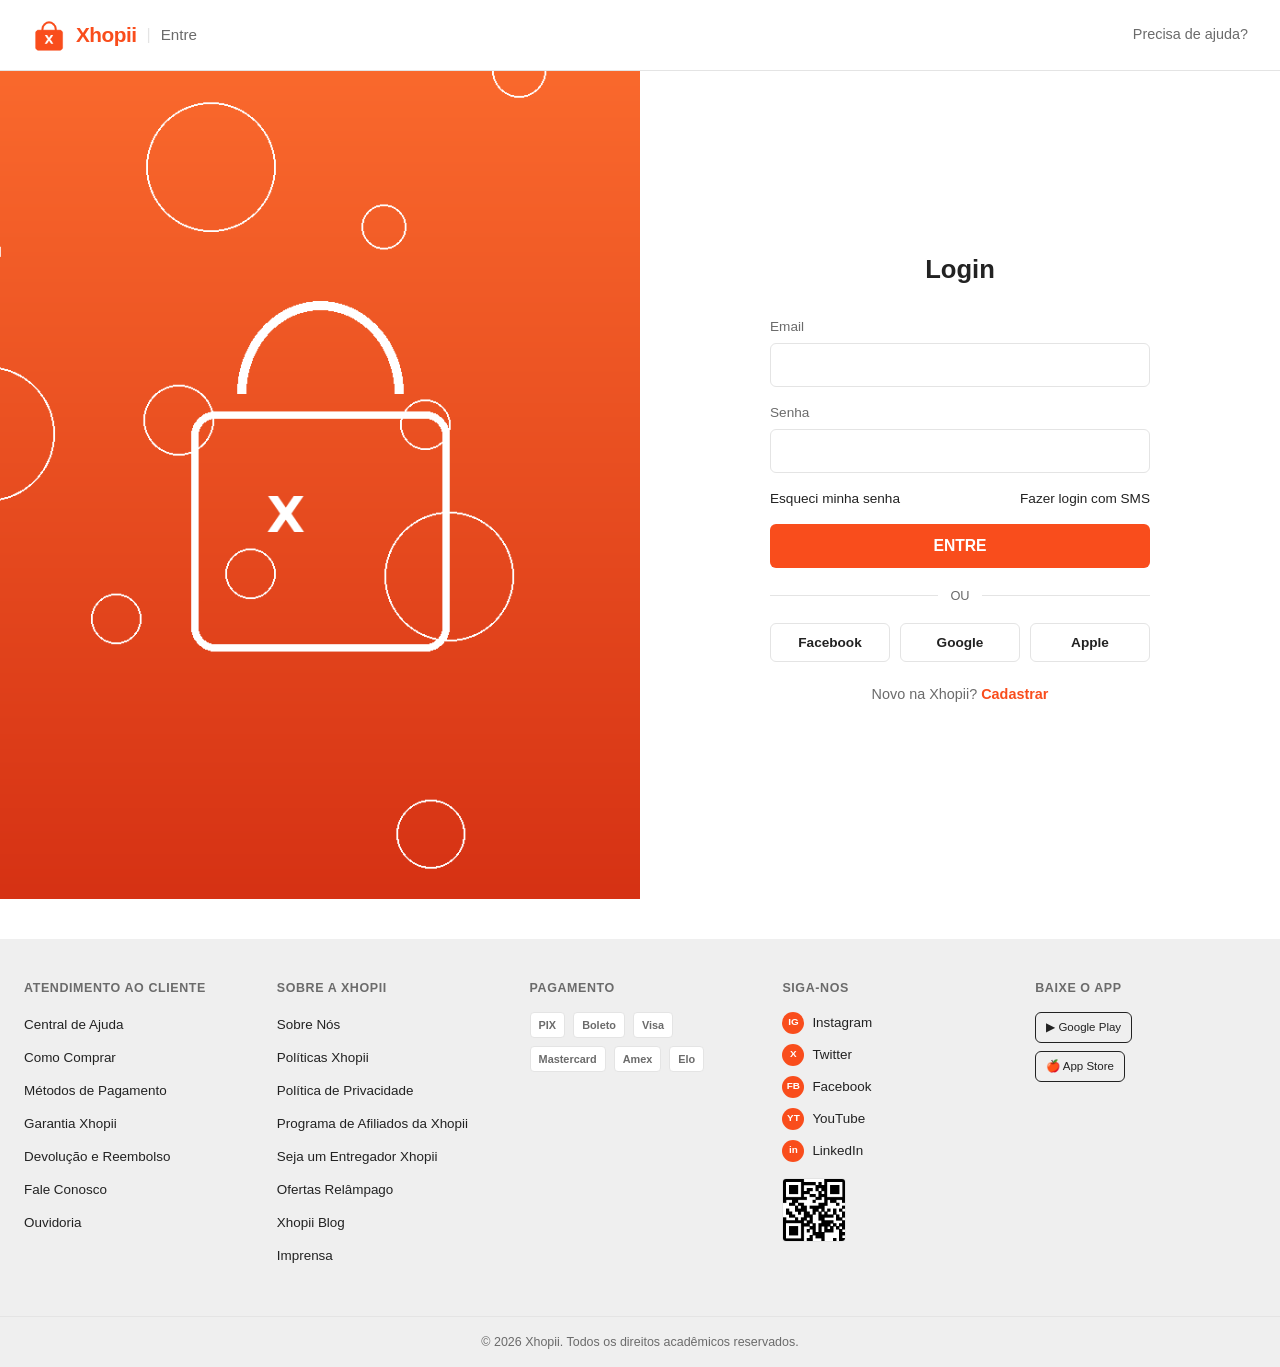
<file: index.html>
<!DOCTYPE html>
<html lang="pt-BR">
<head>
  <meta charset="UTF-8">
  <meta name="viewport" content="width=device-width, initial-scale=1.0">
  <title>Entrar — Xhopii</title>
  <meta name="description" content="Entre na sua conta Xhopii para continuar comprando.">
  <link rel="icon" href="assets/img/logo.png" type="image/png">
  
  <link rel="stylesheet" href="assets/style.css">
</head>
<body>
  <header class="topo-simples">
    <a href="#" class="topo-simples__marca">
      <img src="assets/img/logo.png" alt="Xhopii">
      <span class="marca-nome">Xhopii</span>
      <span class="topo-simples__separador">|</span>
      <span class="topo-simples__contexto">Entre</span>
    </a>
    <a href="#" class="topo-simples__ajuda">Precisa de ajuda?</a>
  </header>
  <main class="tela-auth">
    <div class="tela-auth__arte">
      <img src="assets/img/login-art.png" alt="Ilustração Xhopii">
    </div>
    <div class="tela-auth__conteudo">
      <div class="cartao-auth">
        <h1>Login</h1>
        <form id="form-login" novalidate>
          <div class="campo">
            <label for="login-email">Email</label>
            <input type="email" id="login-email" name="email" required autocomplete="username">
            <small class="erro">Informe um email válido.</small>
          </div>
          <div class="campo">
            <label for="login-senha">Senha</label>
            <input type="password" id="login-senha" name="senha" required autocomplete="current-password">
            <small class="erro">Informe sua senha.</small>
          </div>
          <div class="auth-links">
            <a href="view/redefinir-senha.html">Esqueci minha senha</a>
            <a href="#" class="link-sms">Fazer login com SMS</a>
          </div>
          <div class="mensagem-envio">Login efetuado! Redirecionando para a Home...</div>
          <button type="submit" class="btn btn-primario">ENTRE</button>
        </form>
        <div class="divisor">OU</div>
        <div class="login-social">
          <button type="button" class="btn btn-secundario">Facebook</button>
          <button type="button" class="btn btn-secundario">Google</button>
          <button type="button" class="btn btn-secundario">Apple</button>
        </div>
        <p class="auth-rodape">Novo na Xhopii? <a href="view/cadastro-cliente.html">Cadastrar</a></p>
      </div>
    </div>
  </main>
  <footer class="rodape">
    <div class="rodape__colunas">
      <div class="rodape__coluna">
        <h2>Atendimento ao Cliente</h2>
        <ul>
          <li><a href="#">Central de Ajuda</a></li>
          <li><a href="#">Como Comprar</a></li>
          <li><a href="#">Métodos de Pagamento</a></li>
          <li><a href="#">Garantia Xhopii</a></li>
          <li><a href="#">Devolução e Reembolso</a></li>
          <li><a href="#">Fale Conosco</a></li>
          <li><a href="#">Ouvidoria</a></li>
        </ul>
      </div>
      <div class="rodape__coluna">
        <h2>Sobre a Xhopii</h2>
        <ul>
          <li><a href="#">Sobre Nós</a></li>
          <li><a href="#">Políticas Xhopii</a></li>
          <li><a href="#">Política de Privacidade</a></li>
          <li><a href="#">Programa de Afiliados da Xhopii</a></li>
          <li><a href="#">Seja um Entregador Xhopii</a></li>
          <li><a href="#">Ofertas Relâmpago</a></li>
          <li><a href="#">Xhopii Blog</a></li>
          <li><a href="#">Imprensa</a></li>
        </ul>
      </div>
      <div class="rodape__coluna">
        <h2>Pagamento</h2>
        <div class="rodape__pagamentos">
          <span class="rodape__badge">PIX</span>
          <span class="rodape__badge">Boleto</span>
          <span class="rodape__badge">Visa</span>
          <span class="rodape__badge">Mastercard</span>
          <span class="rodape__badge">Amex</span>
          <span class="rodape__badge">Elo</span>
        </div>
      </div>
      <div class="rodape__coluna">
        <h2>Siga-nos</h2>
        <div class="rodape__redes">
          <a class="rodape__rede" href="#"><span class="rodape__rede-icone">IG</span> Instagram</a>
          <a class="rodape__rede" href="#"><span class="rodape__rede-icone">X</span> Twitter</a>
          <a class="rodape__rede" href="#"><span class="rodape__rede-icone">FB</span> Facebook</a>
          <a class="rodape__rede" href="#"><span class="rodape__rede-icone">YT</span> YouTube</a>
          <a class="rodape__rede" href="#"><span class="rodape__rede-icone">in</span> LinkedIn</a>
        </div>
        <div class="rodape__qrcode"><img src="assets/img/qrcode.png" alt="QR Code para baixar o app Xhopii"></div>
      </div>
      <div class="rodape__coluna">
        <h2>Baixe o App</h2>
        <div class="rodape__apps">
          <span class="rodape__app-badge">▶ Google Play</span>
          <span class="rodape__app-badge">🍎 App Store</span>
        </div>
      </div>
    </div>
    <div class="rodape__base">© 2026 Xhopii. Todos os direitos acadêmicos reservados.</div>
  </footer>
  <script src="assets/script.js"></script>
  <script>
    Xhopii.handleFormAuth('form-login', 'view/home.html', 'Login efetuado! Redirecionando para a Home...');
    document.querySelector('.link-sms').addEventListener('click', function (e) {
      e.preventDefault();
      Xhopii.showToast('Login por SMS é apenas ilustrativo neste projeto.');
    });
    document.querySelectorAll('.login-social button').forEach(function (btn) {
      btn.addEventListener('click', function () {
        Xhopii.showToast('Login social é apenas ilustrativo neste projeto.');
      });
    });
  </script>
</body>
</html>
</file>
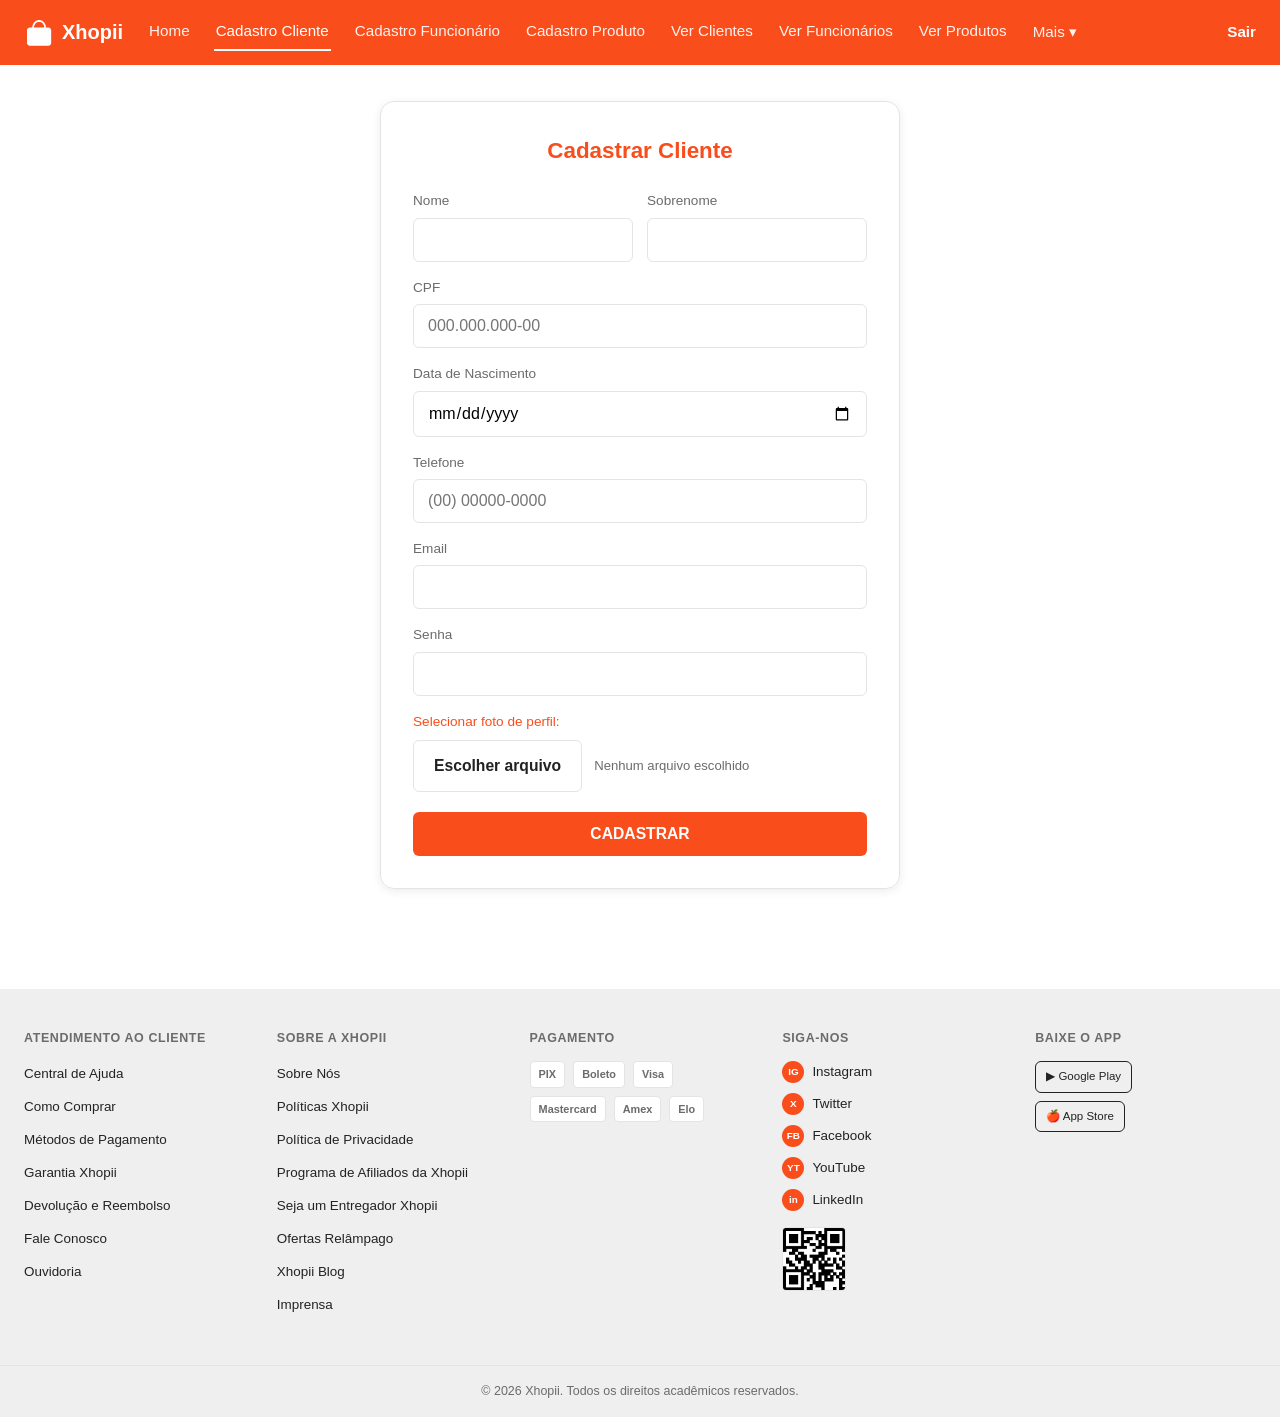
<file: view/cadastro-cliente.html>
<!DOCTYPE html>
<html lang="pt-BR">
<head>
  <meta charset="UTF-8">
  <meta name="viewport" content="width=device-width, initial-scale=1.0">
  <title>Cadastrar Cliente — Xhopii</title>
  <meta name="description" content="Cadastre um novo cliente na plataforma Xhopii.">
  <link rel="icon" href="../assets/img/logo.png" type="image/png">
  
  <link rel="stylesheet" href="../assets/style.css">
</head>
<body>
  <header class="navbar">
    <div class="navbar__linha">
      <a href="home.html" class="navbar__marca">
        <img src="../assets/img/logo.png" alt="Xhopii">
        Xhopii
      </a>
      <button class="navbar__burger" type="button" aria-label="Abrir menu" aria-expanded="false">
        <span></span><span></span><span></span>
      </button>
      <nav class="navbar__nav" aria-label="Navegação principal">
        <a href="home.html">Home</a>
        <a href="cadastro-cliente.html">Cadastro Cliente</a>
        <a href="cadastro-funcionario.html">Cadastro Funcionário</a>
        <a href="cadastro-produto.html">Cadastro Produto</a>
        <a href="clientes.html">Ver Clientes</a>
        <a href="funcionarios.html">Ver Funcionários</a>
        <a href="produtos.html">Ver Produtos</a>
        <div class="navbar__dropdown">
          <button class="navbar__dropdown-toggle" type="button" aria-haspopup="true" aria-expanded="false">Mais ▾</button>
          <div class="navbar__dropdown-menu">
            <a href="cadastro-cupom.html">Cadastrar Cupom</a>
            <a href="cadastro-loja.html">Cadastrar Loja</a>
            <a href="loja.html">Ver Lojas</a>
            <a href="cupons.html">Ver Cupons</a>
          </div>
        </div>
      </nav>
      <a href="../index.html" class="navbar__sair">Sair</a>
    </div>
  </header>
  <main class="pagina-cadastro">
    <div class="cartao-form">
      <h1>Cadastrar Cliente</h1>
      <form id="form-cliente" novalidate>
                  <div class="linha-dupla">
          <div class="campo">
            <label for="cli-nome">Nome</label>
            <input type="text" id="cli-nome" name="cli-nome" required>
          </div>
          <div class="campo">
            <label for="cli-sobrenome">Sobrenome</label>
            <input type="text" id="cli-sobrenome" name="cli-sobrenome" required>
          </div>
          </div>
                  <div class="campo">
            <label for="cli-cpf">CPF</label>
            <input type="text" id="cli-cpf" name="cli-cpf" placeholder="000.000.000-00" required>
          </div>
                  <div class="campo">
            <label for="cli-nascimento">Data de Nascimento</label>
            <input type="date" id="cli-nascimento" name="cli-nascimento" required>
          </div>
                  <div class="campo">
            <label for="cli-telefone">Telefone</label>
            <input type="tel" id="cli-telefone" name="cli-telefone" placeholder="(00) 00000-0000" required>
          </div>
                  <div class="campo">
            <label for="cli-email">Email</label>
            <input type="email" id="cli-email" name="cli-email" required>
          </div>
                  <div class="campo">
            <label for="cli-senha">Senha</label>
            <input type="password" id="cli-senha" name="cli-senha" required>
          </div>
                  <div class="campo-arquivo">
            <span>Selecionar foto de perfil:</span>
            <div class="campo-arquivo__linha">
              <label class="btn btn-secundario" for="cli-foto">Escolher arquivo</label>
              <input type="file" id="cli-foto" name="cli-foto" accept="image/*" class="sr-only">
              <span class="campo-arquivo__nome">Nenhum arquivo escolhido</span>
            </div>
          </div>
        <button type="submit" class="btn btn-primario btn-bloco">CADASTRAR</button>
      </form>
    </div>
  </main>
  <footer class="rodape">
    <div class="rodape__colunas">
      <div class="rodape__coluna">
        <h2>Atendimento ao Cliente</h2>
        <ul>
          <li><a href="#">Central de Ajuda</a></li>
          <li><a href="#">Como Comprar</a></li>
          <li><a href="#">Métodos de Pagamento</a></li>
          <li><a href="#">Garantia Xhopii</a></li>
          <li><a href="#">Devolução e Reembolso</a></li>
          <li><a href="#">Fale Conosco</a></li>
          <li><a href="#">Ouvidoria</a></li>
        </ul>
      </div>
      <div class="rodape__coluna">
        <h2>Sobre a Xhopii</h2>
        <ul>
          <li><a href="#">Sobre Nós</a></li>
          <li><a href="#">Políticas Xhopii</a></li>
          <li><a href="#">Política de Privacidade</a></li>
          <li><a href="#">Programa de Afiliados da Xhopii</a></li>
          <li><a href="#">Seja um Entregador Xhopii</a></li>
          <li><a href="#">Ofertas Relâmpago</a></li>
          <li><a href="#">Xhopii Blog</a></li>
          <li><a href="#">Imprensa</a></li>
        </ul>
      </div>
      <div class="rodape__coluna">
        <h2>Pagamento</h2>
        <div class="rodape__pagamentos">
          <span class="rodape__badge">PIX</span>
          <span class="rodape__badge">Boleto</span>
          <span class="rodape__badge">Visa</span>
          <span class="rodape__badge">Mastercard</span>
          <span class="rodape__badge">Amex</span>
          <span class="rodape__badge">Elo</span>
        </div>
      </div>
      <div class="rodape__coluna">
        <h2>Siga-nos</h2>
        <div class="rodape__redes">
          <a class="rodape__rede" href="#"><span class="rodape__rede-icone">IG</span> Instagram</a>
          <a class="rodape__rede" href="#"><span class="rodape__rede-icone">X</span> Twitter</a>
          <a class="rodape__rede" href="#"><span class="rodape__rede-icone">FB</span> Facebook</a>
          <a class="rodape__rede" href="#"><span class="rodape__rede-icone">YT</span> YouTube</a>
          <a class="rodape__rede" href="#"><span class="rodape__rede-icone">in</span> LinkedIn</a>
        </div>
        <div class="rodape__qrcode"><img src="../assets/img/qrcode.png" alt="QR Code para baixar o app Xhopii"></div>
      </div>
      <div class="rodape__coluna">
        <h2>Baixe o App</h2>
        <div class="rodape__apps">
          <span class="rodape__app-badge">▶ Google Play</span>
          <span class="rodape__app-badge">🍎 App Store</span>
        </div>
      </div>
    </div>
    <div class="rodape__base">© 2026 Xhopii. Todos os direitos acadêmicos reservados.</div>
  </footer>
  <script src="../assets/script.js"></script>
  <script>Xhopii.handleCadastro('form-cliente', 'clientes.html', 'Cliente cadastrado com sucesso!');</script>
</body>
</html>
</file>
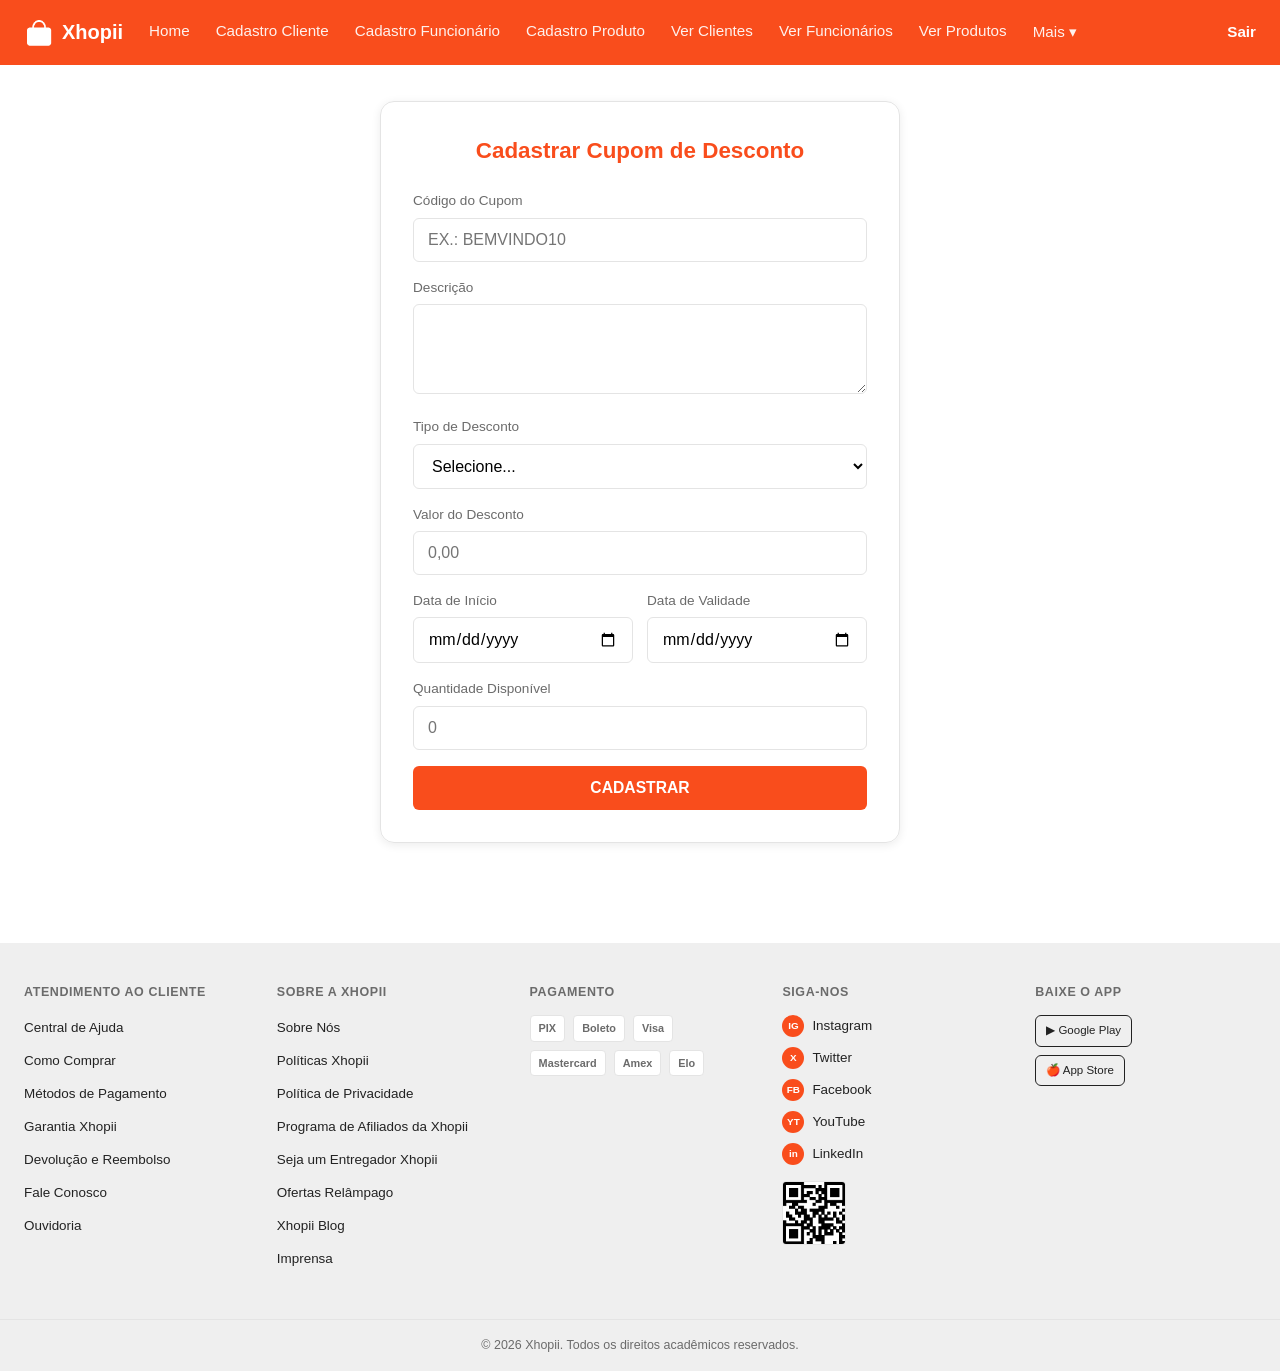
<file: view/cadastro-cupom.html>
<!DOCTYPE html>
<html lang="pt-BR">
<head>
  <meta charset="UTF-8">
  <meta name="viewport" content="width=device-width, initial-scale=1.0">
  <title>Cadastrar Cupom — Xhopii</title>
  <meta name="description" content="Cadastre um novo cupom de desconto na plataforma Xhopii.">
  <link rel="icon" href="../assets/img/logo.png" type="image/png">
  
  <link rel="stylesheet" href="../assets/style.css">
</head>
<body>
  <header class="navbar">
    <div class="navbar__linha">
      <a href="home.html" class="navbar__marca">
        <img src="../assets/img/logo.png" alt="Xhopii">
        Xhopii
      </a>
      <button class="navbar__burger" type="button" aria-label="Abrir menu" aria-expanded="false">
        <span></span><span></span><span></span>
      </button>
      <nav class="navbar__nav" aria-label="Navegação principal">
        <a href="home.html">Home</a>
        <a href="cadastro-cliente.html">Cadastro Cliente</a>
        <a href="cadastro-funcionario.html">Cadastro Funcionário</a>
        <a href="cadastro-produto.html">Cadastro Produto</a>
        <a href="clientes.html">Ver Clientes</a>
        <a href="funcionarios.html">Ver Funcionários</a>
        <a href="produtos.html">Ver Produtos</a>
        <div class="navbar__dropdown">
          <button class="navbar__dropdown-toggle" type="button" aria-haspopup="true" aria-expanded="false">Mais ▾</button>
          <div class="navbar__dropdown-menu">
            <a href="cadastro-cupom.html">Cadastrar Cupom</a>
            <a href="cadastro-loja.html">Cadastrar Loja</a>
            <a href="loja.html">Ver Lojas</a>
            <a href="cupons.html">Ver Cupons</a>
          </div>
        </div>
      </nav>
      <a href="../index.html" class="navbar__sair">Sair</a>
    </div>
  </header>
  <main class="pagina-cadastro">
    <div class="cartao-form">
      <h1>Cadastrar Cupom de Desconto</h1>
      <form id="form-cupom" novalidate>
                  <div class="campo">
            <label for="cup-codigo">Código do Cupom</label>
            <input type="text" id="cup-codigo" name="cup-codigo" placeholder="EX.: BEMVINDO10" required>
          </div>
                  <div class="campo">
            <label for="cup-descricao">Descrição</label>
            <textarea id="cup-descricao" name="cup-descricao" rows="2" required></textarea>
          </div>
                  <div class="campo">
            <label for="cup-tipo">Tipo de Desconto</label>
            <select id="cup-tipo" name="cup-tipo" required>
              <option value="" selected disabled>Selecione...</option>
              <option value="percentual">Percentual (%)</option>
              <option value="fixo">Valor Fixo (R$)</option>
              <option value="frete">Frete Grátis</option>
            </select>
          </div>
                  <div class="campo">
            <label for="cup-valor">Valor do Desconto</label>
            <input type="number" id="cup-valor" name="cup-valor" step="0.01" min="0" placeholder="0,00" required>
          </div>
                  <div class="linha-dupla">
          <div class="campo">
            <label for="cup-inicio">Data de Início</label>
            <input type="date" id="cup-inicio" name="cup-inicio" required>
          </div>
          <div class="campo">
            <label for="cup-validade">Data de Validade</label>
            <input type="date" id="cup-validade" name="cup-validade" required>
          </div>
          </div>
                  <div class="campo">
            <label for="cup-quantidade">Quantidade Disponível</label>
            <input type="number" id="cup-quantidade" name="cup-quantidade" min="0" placeholder="0" required>
          </div>
        <button type="submit" class="btn btn-primario btn-bloco">CADASTRAR</button>
      </form>
    </div>
  </main>
  <footer class="rodape">
    <div class="rodape__colunas">
      <div class="rodape__coluna">
        <h2>Atendimento ao Cliente</h2>
        <ul>
          <li><a href="#">Central de Ajuda</a></li>
          <li><a href="#">Como Comprar</a></li>
          <li><a href="#">Métodos de Pagamento</a></li>
          <li><a href="#">Garantia Xhopii</a></li>
          <li><a href="#">Devolução e Reembolso</a></li>
          <li><a href="#">Fale Conosco</a></li>
          <li><a href="#">Ouvidoria</a></li>
        </ul>
      </div>
      <div class="rodape__coluna">
        <h2>Sobre a Xhopii</h2>
        <ul>
          <li><a href="#">Sobre Nós</a></li>
          <li><a href="#">Políticas Xhopii</a></li>
          <li><a href="#">Política de Privacidade</a></li>
          <li><a href="#">Programa de Afiliados da Xhopii</a></li>
          <li><a href="#">Seja um Entregador Xhopii</a></li>
          <li><a href="#">Ofertas Relâmpago</a></li>
          <li><a href="#">Xhopii Blog</a></li>
          <li><a href="#">Imprensa</a></li>
        </ul>
      </div>
      <div class="rodape__coluna">
        <h2>Pagamento</h2>
        <div class="rodape__pagamentos">
          <span class="rodape__badge">PIX</span>
          <span class="rodape__badge">Boleto</span>
          <span class="rodape__badge">Visa</span>
          <span class="rodape__badge">Mastercard</span>
          <span class="rodape__badge">Amex</span>
          <span class="rodape__badge">Elo</span>
        </div>
      </div>
      <div class="rodape__coluna">
        <h2>Siga-nos</h2>
        <div class="rodape__redes">
          <a class="rodape__rede" href="#"><span class="rodape__rede-icone">IG</span> Instagram</a>
          <a class="rodape__rede" href="#"><span class="rodape__rede-icone">X</span> Twitter</a>
          <a class="rodape__rede" href="#"><span class="rodape__rede-icone">FB</span> Facebook</a>
          <a class="rodape__rede" href="#"><span class="rodape__rede-icone">YT</span> YouTube</a>
          <a class="rodape__rede" href="#"><span class="rodape__rede-icone">in</span> LinkedIn</a>
        </div>
        <div class="rodape__qrcode"><img src="../assets/img/qrcode.png" alt="QR Code para baixar o app Xhopii"></div>
      </div>
      <div class="rodape__coluna">
        <h2>Baixe o App</h2>
        <div class="rodape__apps">
          <span class="rodape__app-badge">▶ Google Play</span>
          <span class="rodape__app-badge">🍎 App Store</span>
        </div>
      </div>
    </div>
    <div class="rodape__base">© 2026 Xhopii. Todos os direitos acadêmicos reservados.</div>
  </footer>
  <script src="../assets/script.js"></script>
  <script>Xhopii.handleCadastro('form-cupom', 'cupons.html', 'Cupom cadastrado com sucesso!');</script>
</body>
</html>
</file>
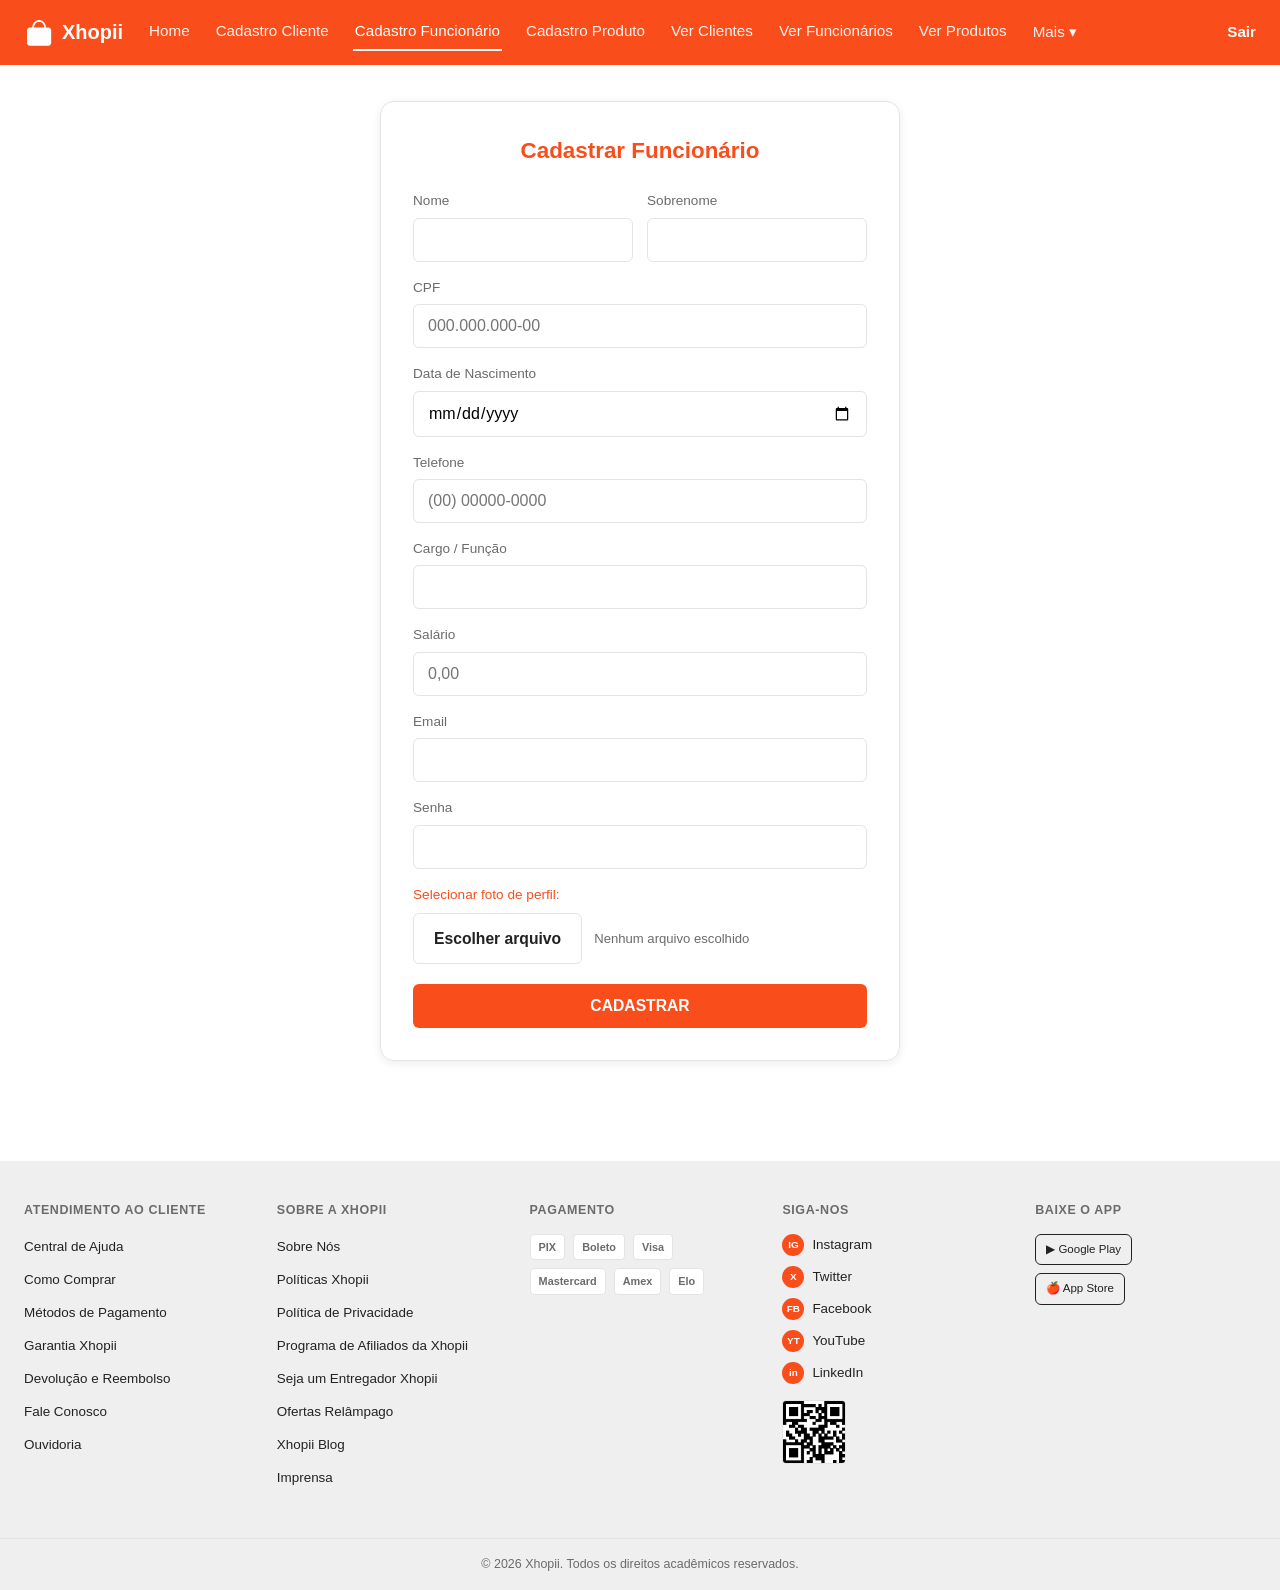
<file: view/cadastro-funcionario.html>
<!DOCTYPE html>
<html lang="pt-BR">
<head>
  <meta charset="UTF-8">
  <meta name="viewport" content="width=device-width, initial-scale=1.0">
  <title>Cadastrar Funcionário — Xhopii</title>
  <meta name="description" content="Cadastre um novo funcionário na plataforma Xhopii.">
  <link rel="icon" href="../assets/img/logo.png" type="image/png">
  
  <link rel="stylesheet" href="../assets/style.css">
</head>
<body>
  <header class="navbar">
    <div class="navbar__linha">
      <a href="home.html" class="navbar__marca">
        <img src="../assets/img/logo.png" alt="Xhopii">
        Xhopii
      </a>
      <button class="navbar__burger" type="button" aria-label="Abrir menu" aria-expanded="false">
        <span></span><span></span><span></span>
      </button>
      <nav class="navbar__nav" aria-label="Navegação principal">
        <a href="home.html">Home</a>
        <a href="cadastro-cliente.html">Cadastro Cliente</a>
        <a href="cadastro-funcionario.html">Cadastro Funcionário</a>
        <a href="cadastro-produto.html">Cadastro Produto</a>
        <a href="clientes.html">Ver Clientes</a>
        <a href="funcionarios.html">Ver Funcionários</a>
        <a href="produtos.html">Ver Produtos</a>
        <div class="navbar__dropdown">
          <button class="navbar__dropdown-toggle" type="button" aria-haspopup="true" aria-expanded="false">Mais ▾</button>
          <div class="navbar__dropdown-menu">
            <a href="cadastro-cupom.html">Cadastrar Cupom</a>
            <a href="cadastro-loja.html">Cadastrar Loja</a>
            <a href="loja.html">Ver Lojas</a>
            <a href="cupons.html">Ver Cupons</a>
          </div>
        </div>
      </nav>
      <a href="../index.html" class="navbar__sair">Sair</a>
    </div>
  </header>
  <main class="pagina-cadastro">
    <div class="cartao-form">
      <h1>Cadastrar Funcionário</h1>
      <form id="form-funcionario" novalidate>
                  <div class="linha-dupla">
          <div class="campo">
            <label for="fun-nome">Nome</label>
            <input type="text" id="fun-nome" name="fun-nome" required>
          </div>
          <div class="campo">
            <label for="fun-sobrenome">Sobrenome</label>
            <input type="text" id="fun-sobrenome" name="fun-sobrenome" required>
          </div>
          </div>
                  <div class="campo">
            <label for="fun-cpf">CPF</label>
            <input type="text" id="fun-cpf" name="fun-cpf" placeholder="000.000.000-00" required>
          </div>
                  <div class="campo">
            <label for="fun-nascimento">Data de Nascimento</label>
            <input type="date" id="fun-nascimento" name="fun-nascimento" required>
          </div>
                  <div class="campo">
            <label for="fun-telefone">Telefone</label>
            <input type="tel" id="fun-telefone" name="fun-telefone" placeholder="(00) 00000-0000" required>
          </div>
                  <div class="campo">
            <label for="fun-cargo">Cargo / Função</label>
            <input type="text" id="fun-cargo" name="fun-cargo" required>
          </div>
                  <div class="campo">
            <label for="fun-salario">Salário</label>
            <input type="number" id="fun-salario" name="fun-salario" step="0.01" min="0" placeholder="0,00" required>
          </div>
                  <div class="campo">
            <label for="fun-email">Email</label>
            <input type="email" id="fun-email" name="fun-email" required>
          </div>
                  <div class="campo">
            <label for="fun-senha">Senha</label>
            <input type="password" id="fun-senha" name="fun-senha" required>
          </div>
                  <div class="campo-arquivo">
            <span>Selecionar foto de perfil:</span>
            <div class="campo-arquivo__linha">
              <label class="btn btn-secundario" for="fun-foto">Escolher arquivo</label>
              <input type="file" id="fun-foto" name="fun-foto" accept="image/*" class="sr-only">
              <span class="campo-arquivo__nome">Nenhum arquivo escolhido</span>
            </div>
          </div>
        <button type="submit" class="btn btn-primario btn-bloco">CADASTRAR</button>
      </form>
    </div>
  </main>
  <footer class="rodape">
    <div class="rodape__colunas">
      <div class="rodape__coluna">
        <h2>Atendimento ao Cliente</h2>
        <ul>
          <li><a href="#">Central de Ajuda</a></li>
          <li><a href="#">Como Comprar</a></li>
          <li><a href="#">Métodos de Pagamento</a></li>
          <li><a href="#">Garantia Xhopii</a></li>
          <li><a href="#">Devolução e Reembolso</a></li>
          <li><a href="#">Fale Conosco</a></li>
          <li><a href="#">Ouvidoria</a></li>
        </ul>
      </div>
      <div class="rodape__coluna">
        <h2>Sobre a Xhopii</h2>
        <ul>
          <li><a href="#">Sobre Nós</a></li>
          <li><a href="#">Políticas Xhopii</a></li>
          <li><a href="#">Política de Privacidade</a></li>
          <li><a href="#">Programa de Afiliados da Xhopii</a></li>
          <li><a href="#">Seja um Entregador Xhopii</a></li>
          <li><a href="#">Ofertas Relâmpago</a></li>
          <li><a href="#">Xhopii Blog</a></li>
          <li><a href="#">Imprensa</a></li>
        </ul>
      </div>
      <div class="rodape__coluna">
        <h2>Pagamento</h2>
        <div class="rodape__pagamentos">
          <span class="rodape__badge">PIX</span>
          <span class="rodape__badge">Boleto</span>
          <span class="rodape__badge">Visa</span>
          <span class="rodape__badge">Mastercard</span>
          <span class="rodape__badge">Amex</span>
          <span class="rodape__badge">Elo</span>
        </div>
      </div>
      <div class="rodape__coluna">
        <h2>Siga-nos</h2>
        <div class="rodape__redes">
          <a class="rodape__rede" href="#"><span class="rodape__rede-icone">IG</span> Instagram</a>
          <a class="rodape__rede" href="#"><span class="rodape__rede-icone">X</span> Twitter</a>
          <a class="rodape__rede" href="#"><span class="rodape__rede-icone">FB</span> Facebook</a>
          <a class="rodape__rede" href="#"><span class="rodape__rede-icone">YT</span> YouTube</a>
          <a class="rodape__rede" href="#"><span class="rodape__rede-icone">in</span> LinkedIn</a>
        </div>
        <div class="rodape__qrcode"><img src="../assets/img/qrcode.png" alt="QR Code para baixar o app Xhopii"></div>
      </div>
      <div class="rodape__coluna">
        <h2>Baixe o App</h2>
        <div class="rodape__apps">
          <span class="rodape__app-badge">▶ Google Play</span>
          <span class="rodape__app-badge">🍎 App Store</span>
        </div>
      </div>
    </div>
    <div class="rodape__base">© 2026 Xhopii. Todos os direitos acadêmicos reservados.</div>
  </footer>
  <script src="../assets/script.js"></script>
  <script>Xhopii.handleCadastro('form-funcionario', 'funcionarios.html', 'Funcionário cadastrado com sucesso!');</script>
</body>
</html>
</file>
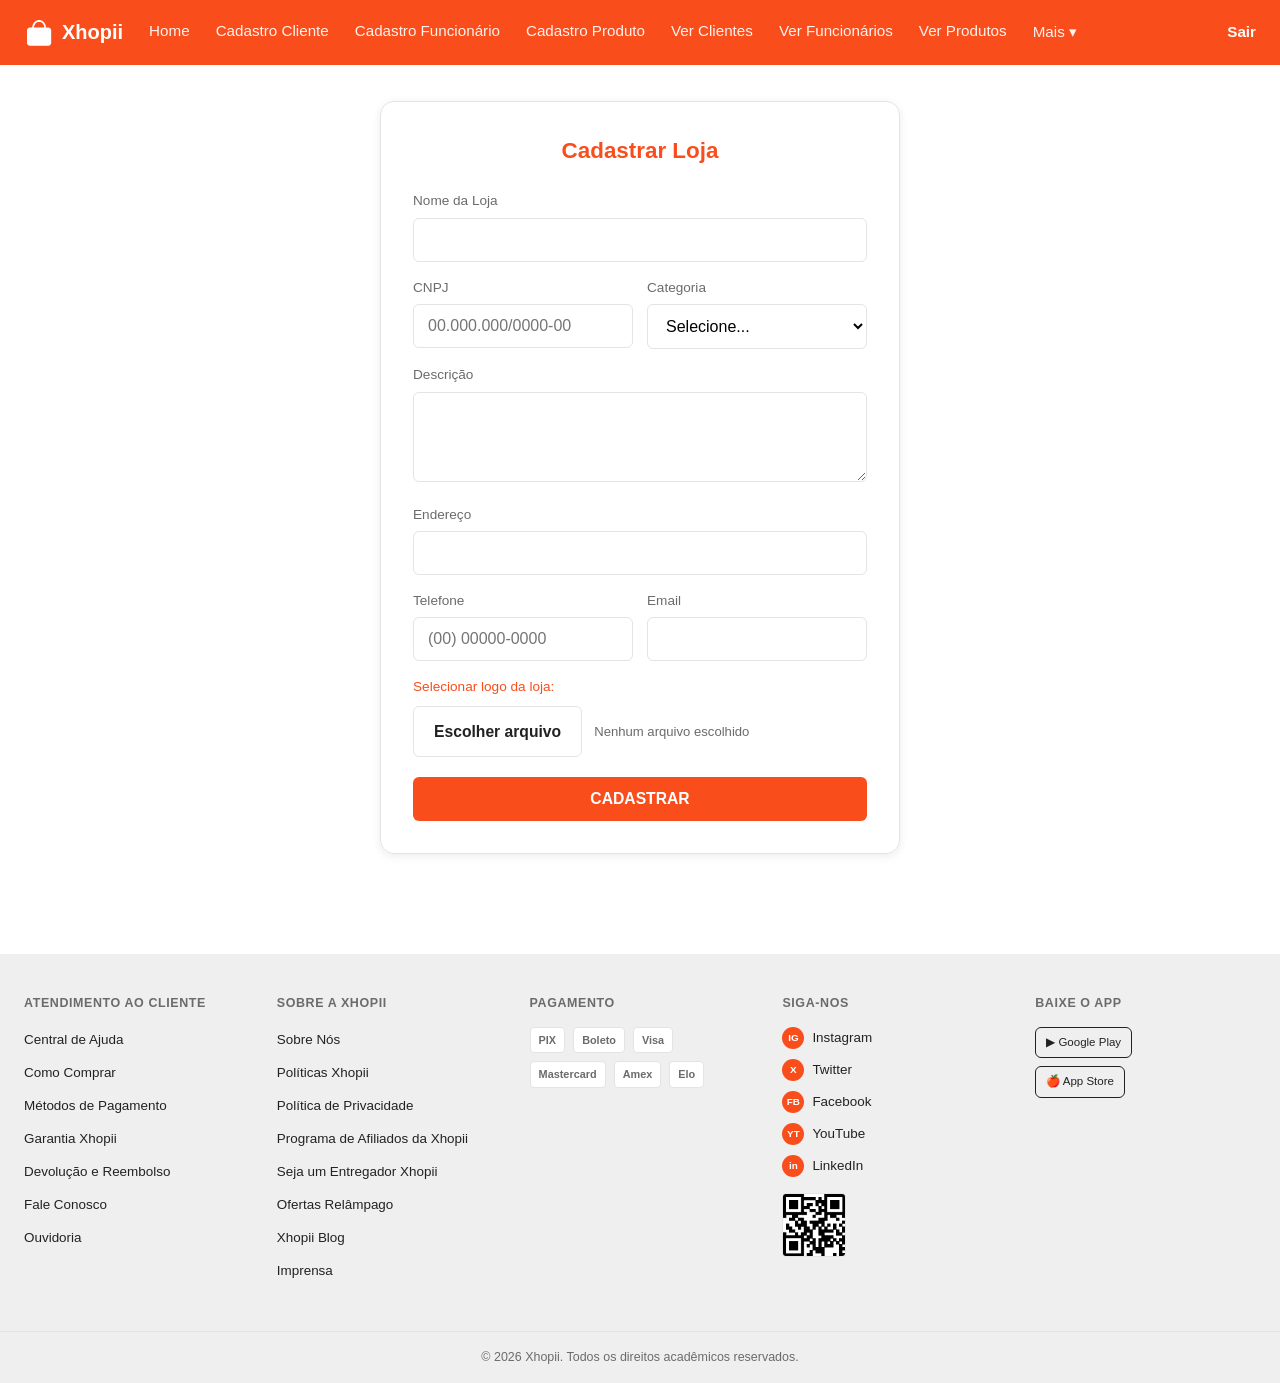
<file: view/cadastro-loja.html>
<!DOCTYPE html>
<html lang="pt-BR">
<head>
  <meta charset="UTF-8">
  <meta name="viewport" content="width=device-width, initial-scale=1.0">
  <title>Cadastrar Loja — Xhopii</title>
  <meta name="description" content="Cadastre uma nova loja parceira na plataforma Xhopii.">
  <link rel="icon" href="../assets/img/logo.png" type="image/png">
  
  <link rel="stylesheet" href="../assets/style.css">
</head>
<body>
  <header class="navbar">
    <div class="navbar__linha">
      <a href="home.html" class="navbar__marca">
        <img src="../assets/img/logo.png" alt="Xhopii">
        Xhopii
      </a>
      <button class="navbar__burger" type="button" aria-label="Abrir menu" aria-expanded="false">
        <span></span><span></span><span></span>
      </button>
      <nav class="navbar__nav" aria-label="Navegação principal">
        <a href="home.html">Home</a>
        <a href="cadastro-cliente.html">Cadastro Cliente</a>
        <a href="cadastro-funcionario.html">Cadastro Funcionário</a>
        <a href="cadastro-produto.html">Cadastro Produto</a>
        <a href="clientes.html">Ver Clientes</a>
        <a href="funcionarios.html">Ver Funcionários</a>
        <a href="produtos.html">Ver Produtos</a>
        <div class="navbar__dropdown">
          <button class="navbar__dropdown-toggle" type="button" aria-haspopup="true" aria-expanded="false">Mais ▾</button>
          <div class="navbar__dropdown-menu">
            <a href="cadastro-cupom.html">Cadastrar Cupom</a>
            <a href="cadastro-loja.html">Cadastrar Loja</a>
            <a href="loja.html">Ver Lojas</a>
            <a href="cupons.html">Ver Cupons</a>
          </div>
        </div>
      </nav>
      <a href="../index.html" class="navbar__sair">Sair</a>
    </div>
  </header>
  <main class="pagina-cadastro">
    <div class="cartao-form">
      <h1>Cadastrar Loja</h1>
      <form id="form-loja" novalidate>
                  <div class="campo">
            <label for="loja-nome">Nome da Loja</label>
            <input type="text" id="loja-nome" name="loja-nome" required>
          </div>
                  <div class="linha-dupla">
          <div class="campo">
            <label for="loja-cnpj">CNPJ</label>
            <input type="text" id="loja-cnpj" name="loja-cnpj" placeholder="00.000.000/0000-00" required>
          </div>
          <div class="campo">
            <label for="loja-categoria">Categoria</label>
            <select id="loja-categoria" name="loja-categoria" required>
              <option value="" selected disabled>Selecione...</option>
              <option value="vestuario">Vestuário</option>
              <option value="eletronicos">Eletrônicos</option>
              <option value="casa">Casa e Decoração</option>
              <option value="beleza">Beleza</option>
              <option value="esporte">Esporte e Lazer</option>
            </select>
          </div>
          </div>
                  <div class="campo">
            <label for="loja-descricao">Descrição</label>
            <textarea id="loja-descricao" name="loja-descricao" rows="2" required></textarea>
          </div>
                  <div class="campo">
            <label for="loja-endereco">Endereço</label>
            <input type="text" id="loja-endereco" name="loja-endereco" required>
          </div>
                  <div class="linha-dupla">
          <div class="campo">
            <label for="loja-telefone">Telefone</label>
            <input type="tel" id="loja-telefone" name="loja-telefone" placeholder="(00) 00000-0000" required>
          </div>
          <div class="campo">
            <label for="loja-email">Email</label>
            <input type="email" id="loja-email" name="loja-email" required>
          </div>
          </div>
                  <div class="campo-arquivo">
            <span>Selecionar logo da loja:</span>
            <div class="campo-arquivo__linha">
              <label class="btn btn-secundario" for="loja-logo">Escolher arquivo</label>
              <input type="file" id="loja-logo" name="loja-logo" accept="image/*" class="sr-only">
              <span class="campo-arquivo__nome">Nenhum arquivo escolhido</span>
            </div>
          </div>
        <button type="submit" class="btn btn-primario btn-bloco">CADASTRAR</button>
      </form>
    </div>
  </main>
  <footer class="rodape">
    <div class="rodape__colunas">
      <div class="rodape__coluna">
        <h2>Atendimento ao Cliente</h2>
        <ul>
          <li><a href="#">Central de Ajuda</a></li>
          <li><a href="#">Como Comprar</a></li>
          <li><a href="#">Métodos de Pagamento</a></li>
          <li><a href="#">Garantia Xhopii</a></li>
          <li><a href="#">Devolução e Reembolso</a></li>
          <li><a href="#">Fale Conosco</a></li>
          <li><a href="#">Ouvidoria</a></li>
        </ul>
      </div>
      <div class="rodape__coluna">
        <h2>Sobre a Xhopii</h2>
        <ul>
          <li><a href="#">Sobre Nós</a></li>
          <li><a href="#">Políticas Xhopii</a></li>
          <li><a href="#">Política de Privacidade</a></li>
          <li><a href="#">Programa de Afiliados da Xhopii</a></li>
          <li><a href="#">Seja um Entregador Xhopii</a></li>
          <li><a href="#">Ofertas Relâmpago</a></li>
          <li><a href="#">Xhopii Blog</a></li>
          <li><a href="#">Imprensa</a></li>
        </ul>
      </div>
      <div class="rodape__coluna">
        <h2>Pagamento</h2>
        <div class="rodape__pagamentos">
          <span class="rodape__badge">PIX</span>
          <span class="rodape__badge">Boleto</span>
          <span class="rodape__badge">Visa</span>
          <span class="rodape__badge">Mastercard</span>
          <span class="rodape__badge">Amex</span>
          <span class="rodape__badge">Elo</span>
        </div>
      </div>
      <div class="rodape__coluna">
        <h2>Siga-nos</h2>
        <div class="rodape__redes">
          <a class="rodape__rede" href="#"><span class="rodape__rede-icone">IG</span> Instagram</a>
          <a class="rodape__rede" href="#"><span class="rodape__rede-icone">X</span> Twitter</a>
          <a class="rodape__rede" href="#"><span class="rodape__rede-icone">FB</span> Facebook</a>
          <a class="rodape__rede" href="#"><span class="rodape__rede-icone">YT</span> YouTube</a>
          <a class="rodape__rede" href="#"><span class="rodape__rede-icone">in</span> LinkedIn</a>
        </div>
        <div class="rodape__qrcode"><img src="../assets/img/qrcode.png" alt="QR Code para baixar o app Xhopii"></div>
      </div>
      <div class="rodape__coluna">
        <h2>Baixe o App</h2>
        <div class="rodape__apps">
          <span class="rodape__app-badge">▶ Google Play</span>
          <span class="rodape__app-badge">🍎 App Store</span>
        </div>
      </div>
    </div>
    <div class="rodape__base">© 2026 Xhopii. Todos os direitos acadêmicos reservados.</div>
  </footer>
  <script src="../assets/script.js"></script>
  <script>Xhopii.handleCadastro('form-loja', 'loja.html', 'Loja cadastrada com sucesso!');</script>
</body>
</html>
</file>
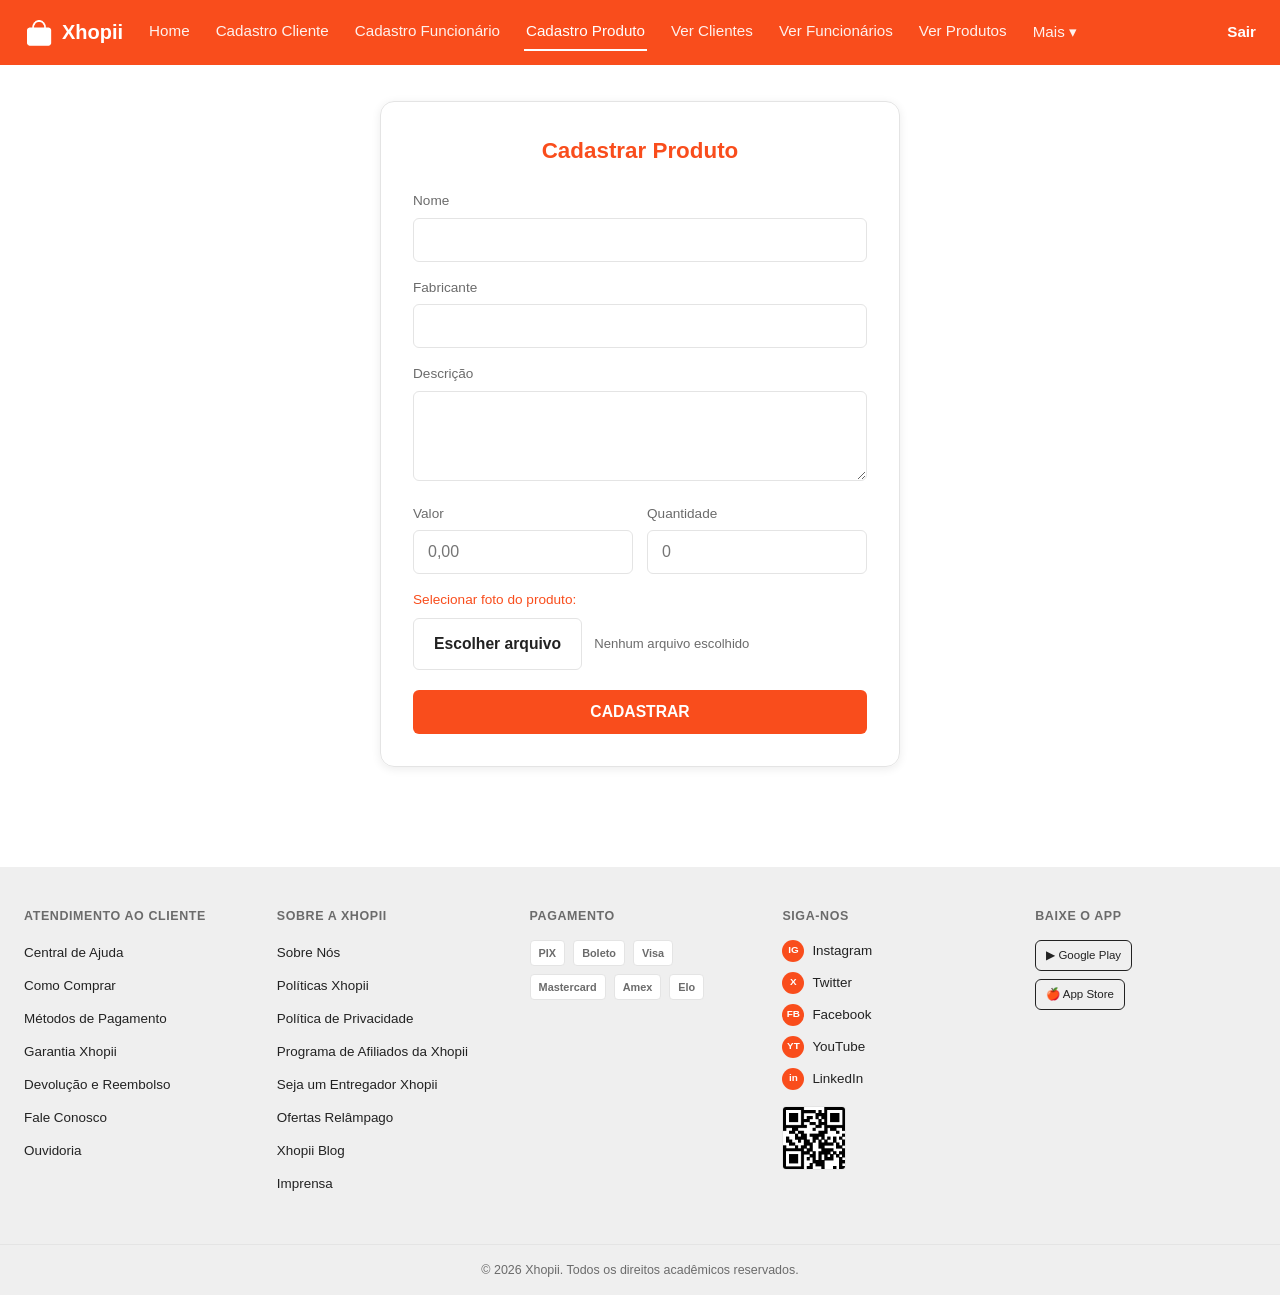
<file: view/cadastro-produto.html>
<!DOCTYPE html>
<html lang="pt-BR">
<head>
  <meta charset="UTF-8">
  <meta name="viewport" content="width=device-width, initial-scale=1.0">
  <title>Cadastrar Produto — Xhopii</title>
  <meta name="description" content="Cadastre um novo produto na plataforma Xhopii.">
  <link rel="icon" href="../assets/img/logo.png" type="image/png">
  
  <link rel="stylesheet" href="../assets/style.css">
</head>
<body>
  <header class="navbar">
    <div class="navbar__linha">
      <a href="home.html" class="navbar__marca">
        <img src="../assets/img/logo.png" alt="Xhopii">
        Xhopii
      </a>
      <button class="navbar__burger" type="button" aria-label="Abrir menu" aria-expanded="false">
        <span></span><span></span><span></span>
      </button>
      <nav class="navbar__nav" aria-label="Navegação principal">
        <a href="home.html">Home</a>
        <a href="cadastro-cliente.html">Cadastro Cliente</a>
        <a href="cadastro-funcionario.html">Cadastro Funcionário</a>
        <a href="cadastro-produto.html">Cadastro Produto</a>
        <a href="clientes.html">Ver Clientes</a>
        <a href="funcionarios.html">Ver Funcionários</a>
        <a href="produtos.html">Ver Produtos</a>
        <div class="navbar__dropdown">
          <button class="navbar__dropdown-toggle" type="button" aria-haspopup="true" aria-expanded="false">Mais ▾</button>
          <div class="navbar__dropdown-menu">
            <a href="cadastro-cupom.html">Cadastrar Cupom</a>
            <a href="cadastro-loja.html">Cadastrar Loja</a>
            <a href="loja.html">Ver Lojas</a>
            <a href="cupons.html">Ver Cupons</a>
          </div>
        </div>
      </nav>
      <a href="../index.html" class="navbar__sair">Sair</a>
    </div>
  </header>
  <main class="pagina-cadastro">
    <div class="cartao-form">
      <h1>Cadastrar Produto</h1>
      <form id="form-produto" novalidate>
                  <div class="campo">
            <label for="prod-nome">Nome</label>
            <input type="text" id="prod-nome" name="prod-nome" required>
          </div>
                  <div class="campo">
            <label for="prod-fabricante">Fabricante</label>
            <input type="text" id="prod-fabricante" name="prod-fabricante" required>
          </div>
                  <div class="campo">
            <label for="prod-descricao">Descrição</label>
            <textarea id="prod-descricao" name="prod-descricao" rows="3" required></textarea>
          </div>
                  <div class="linha-dupla">
          <div class="campo">
            <label for="prod-valor">Valor</label>
            <input type="number" id="prod-valor" name="prod-valor" step="0.01" min="0" placeholder="0,00" required>
          </div>
          <div class="campo">
            <label for="prod-quantidade">Quantidade</label>
            <input type="number" id="prod-quantidade" name="prod-quantidade" min="0" placeholder="0" required>
          </div>
          </div>
                  <div class="campo-arquivo">
            <span>Selecionar foto do produto:</span>
            <div class="campo-arquivo__linha">
              <label class="btn btn-secundario" for="prod-foto">Escolher arquivo</label>
              <input type="file" id="prod-foto" name="prod-foto" accept="image/*" class="sr-only">
              <span class="campo-arquivo__nome">Nenhum arquivo escolhido</span>
            </div>
          </div>
        <button type="submit" class="btn btn-primario btn-bloco">CADASTRAR</button>
      </form>
    </div>
  </main>
  <footer class="rodape">
    <div class="rodape__colunas">
      <div class="rodape__coluna">
        <h2>Atendimento ao Cliente</h2>
        <ul>
          <li><a href="#">Central de Ajuda</a></li>
          <li><a href="#">Como Comprar</a></li>
          <li><a href="#">Métodos de Pagamento</a></li>
          <li><a href="#">Garantia Xhopii</a></li>
          <li><a href="#">Devolução e Reembolso</a></li>
          <li><a href="#">Fale Conosco</a></li>
          <li><a href="#">Ouvidoria</a></li>
        </ul>
      </div>
      <div class="rodape__coluna">
        <h2>Sobre a Xhopii</h2>
        <ul>
          <li><a href="#">Sobre Nós</a></li>
          <li><a href="#">Políticas Xhopii</a></li>
          <li><a href="#">Política de Privacidade</a></li>
          <li><a href="#">Programa de Afiliados da Xhopii</a></li>
          <li><a href="#">Seja um Entregador Xhopii</a></li>
          <li><a href="#">Ofertas Relâmpago</a></li>
          <li><a href="#">Xhopii Blog</a></li>
          <li><a href="#">Imprensa</a></li>
        </ul>
      </div>
      <div class="rodape__coluna">
        <h2>Pagamento</h2>
        <div class="rodape__pagamentos">
          <span class="rodape__badge">PIX</span>
          <span class="rodape__badge">Boleto</span>
          <span class="rodape__badge">Visa</span>
          <span class="rodape__badge">Mastercard</span>
          <span class="rodape__badge">Amex</span>
          <span class="rodape__badge">Elo</span>
        </div>
      </div>
      <div class="rodape__coluna">
        <h2>Siga-nos</h2>
        <div class="rodape__redes">
          <a class="rodape__rede" href="#"><span class="rodape__rede-icone">IG</span> Instagram</a>
          <a class="rodape__rede" href="#"><span class="rodape__rede-icone">X</span> Twitter</a>
          <a class="rodape__rede" href="#"><span class="rodape__rede-icone">FB</span> Facebook</a>
          <a class="rodape__rede" href="#"><span class="rodape__rede-icone">YT</span> YouTube</a>
          <a class="rodape__rede" href="#"><span class="rodape__rede-icone">in</span> LinkedIn</a>
        </div>
        <div class="rodape__qrcode"><img src="../assets/img/qrcode.png" alt="QR Code para baixar o app Xhopii"></div>
      </div>
      <div class="rodape__coluna">
        <h2>Baixe o App</h2>
        <div class="rodape__apps">
          <span class="rodape__app-badge">▶ Google Play</span>
          <span class="rodape__app-badge">🍎 App Store</span>
        </div>
      </div>
    </div>
    <div class="rodape__base">© 2026 Xhopii. Todos os direitos acadêmicos reservados.</div>
  </footer>
  <script src="../assets/script.js"></script>
  <script>Xhopii.handleCadastro('form-produto', 'produtos.html', 'Produto cadastrado com sucesso!');</script>
</body>
</html>
</file>
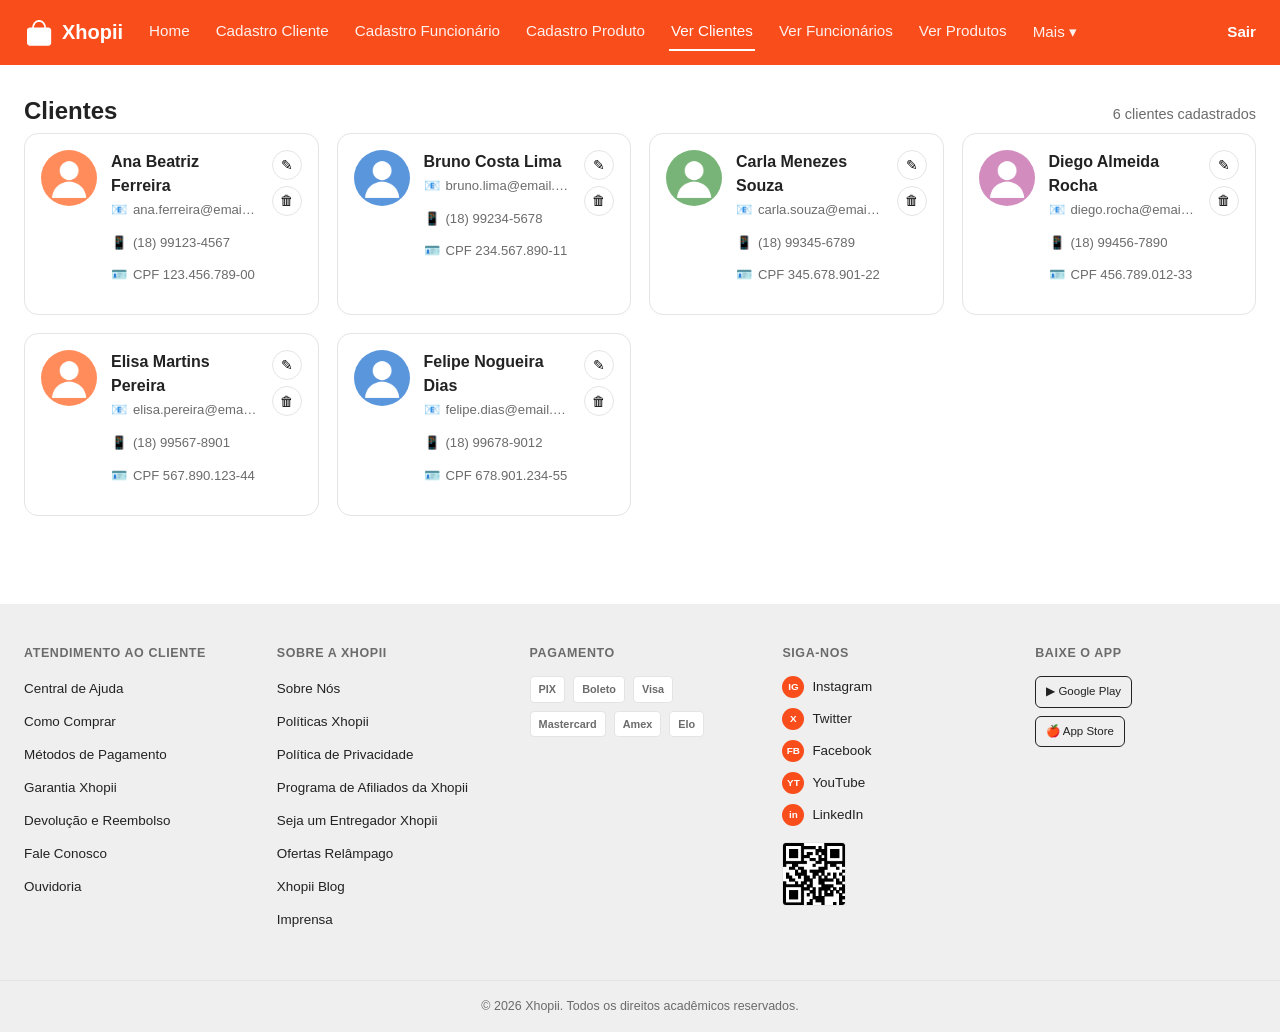
<file: view/clientes.html>
<!DOCTYPE html>
<html lang="pt-BR">
<head>
  <meta charset="UTF-8">
  <meta name="viewport" content="width=device-width, initial-scale=1.0">
  <title>Clientes — Xhopii</title>
  <meta name="description" content="Visualize os clientes cadastrados na plataforma Xhopii.">
  <link rel="icon" href="../assets/img/logo.png" type="image/png">
  
  <link rel="stylesheet" href="../assets/style.css">
</head>
<body>
  <header class="navbar">
    <div class="navbar__linha">
      <a href="home.html" class="navbar__marca">
        <img src="../assets/img/logo.png" alt="Xhopii">
        Xhopii
      </a>
      <button class="navbar__burger" type="button" aria-label="Abrir menu" aria-expanded="false">
        <span></span><span></span><span></span>
      </button>
      <nav class="navbar__nav" aria-label="Navegação principal">
        <a href="home.html">Home</a>
        <a href="cadastro-cliente.html">Cadastro Cliente</a>
        <a href="cadastro-funcionario.html">Cadastro Funcionário</a>
        <a href="cadastro-produto.html">Cadastro Produto</a>
        <a href="clientes.html">Ver Clientes</a>
        <a href="funcionarios.html">Ver Funcionários</a>
        <a href="produtos.html">Ver Produtos</a>
        <div class="navbar__dropdown">
          <button class="navbar__dropdown-toggle" type="button" aria-haspopup="true" aria-expanded="false">Mais ▾</button>
          <div class="navbar__dropdown-menu">
            <a href="cadastro-cupom.html">Cadastrar Cupom</a>
            <a href="cadastro-loja.html">Cadastrar Loja</a>
            <a href="loja.html">Ver Lojas</a>
            <a href="cupons.html">Ver Cupons</a>
          </div>
        </div>
      </nav>
      <a href="../index.html" class="navbar__sair">Sair</a>
    </div>
  </header>
  <main>
  <div class="cabecalho-pagina">
    <h1>Clientes</h1>
    <span class="cabecalho-pagina__contagem">6 clientes cadastrados</span>
  </div>
    <div id="grade-clientes" class="grade-cards" aria-live="polite"></div>
  </main>
  <footer class="rodape">
    <div class="rodape__colunas">
      <div class="rodape__coluna">
        <h2>Atendimento ao Cliente</h2>
        <ul>
          <li><a href="#">Central de Ajuda</a></li>
          <li><a href="#">Como Comprar</a></li>
          <li><a href="#">Métodos de Pagamento</a></li>
          <li><a href="#">Garantia Xhopii</a></li>
          <li><a href="#">Devolução e Reembolso</a></li>
          <li><a href="#">Fale Conosco</a></li>
          <li><a href="#">Ouvidoria</a></li>
        </ul>
      </div>
      <div class="rodape__coluna">
        <h2>Sobre a Xhopii</h2>
        <ul>
          <li><a href="#">Sobre Nós</a></li>
          <li><a href="#">Políticas Xhopii</a></li>
          <li><a href="#">Política de Privacidade</a></li>
          <li><a href="#">Programa de Afiliados da Xhopii</a></li>
          <li><a href="#">Seja um Entregador Xhopii</a></li>
          <li><a href="#">Ofertas Relâmpago</a></li>
          <li><a href="#">Xhopii Blog</a></li>
          <li><a href="#">Imprensa</a></li>
        </ul>
      </div>
      <div class="rodape__coluna">
        <h2>Pagamento</h2>
        <div class="rodape__pagamentos">
          <span class="rodape__badge">PIX</span>
          <span class="rodape__badge">Boleto</span>
          <span class="rodape__badge">Visa</span>
          <span class="rodape__badge">Mastercard</span>
          <span class="rodape__badge">Amex</span>
          <span class="rodape__badge">Elo</span>
        </div>
      </div>
      <div class="rodape__coluna">
        <h2>Siga-nos</h2>
        <div class="rodape__redes">
          <a class="rodape__rede" href="#"><span class="rodape__rede-icone">IG</span> Instagram</a>
          <a class="rodape__rede" href="#"><span class="rodape__rede-icone">X</span> Twitter</a>
          <a class="rodape__rede" href="#"><span class="rodape__rede-icone">FB</span> Facebook</a>
          <a class="rodape__rede" href="#"><span class="rodape__rede-icone">YT</span> YouTube</a>
          <a class="rodape__rede" href="#"><span class="rodape__rede-icone">in</span> LinkedIn</a>
        </div>
        <div class="rodape__qrcode"><img src="../assets/img/qrcode.png" alt="QR Code para baixar o app Xhopii"></div>
      </div>
      <div class="rodape__coluna">
        <h2>Baixe o App</h2>
        <div class="rodape__apps">
          <span class="rodape__app-badge">▶ Google Play</span>
          <span class="rodape__app-badge">🍎 App Store</span>
        </div>
      </div>
    </div>
    <div class="rodape__base">© 2026 Xhopii. Todos os direitos acadêmicos reservados.</div>
  </footer>
  <script src="../assets/script.js"></script>
  <script>Xhopii.renderClientes('#grade-clientes');</script>
</body>
</html>
</file>
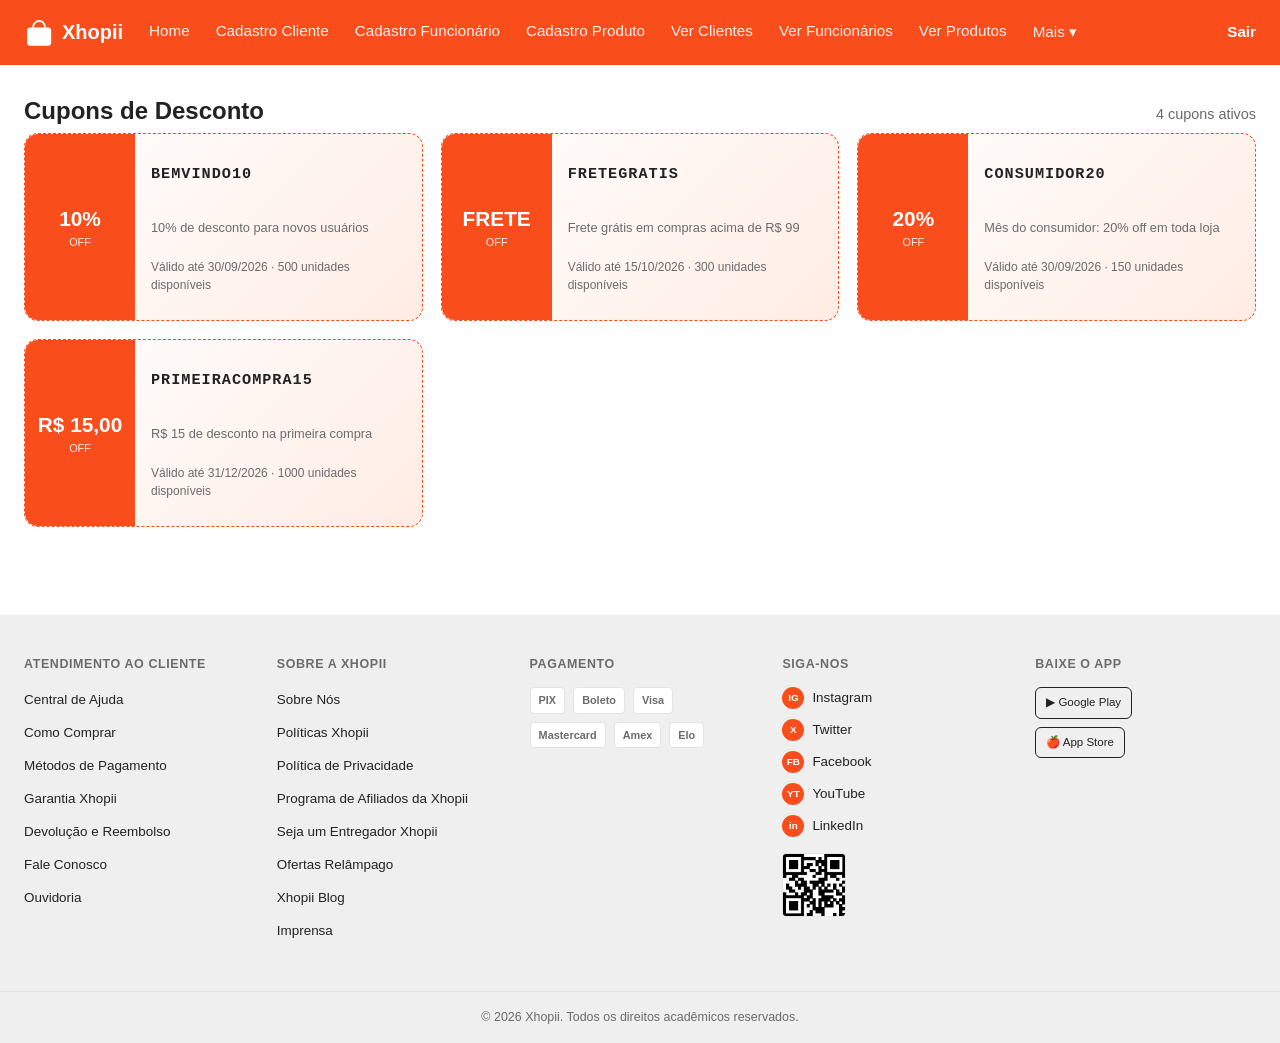
<file: view/cupons.html>
<!DOCTYPE html>
<html lang="pt-BR">
<head>
  <meta charset="UTF-8">
  <meta name="viewport" content="width=device-width, initial-scale=1.0">
  <title>Cupons de Desconto — Xhopii</title>
  <meta name="description" content="Visualize os cupons de desconto ativos na plataforma Xhopii.">
  <link rel="icon" href="../assets/img/logo.png" type="image/png">
  
  <link rel="stylesheet" href="../assets/style.css">
</head>
<body>
  <header class="navbar">
    <div class="navbar__linha">
      <a href="home.html" class="navbar__marca">
        <img src="../assets/img/logo.png" alt="Xhopii">
        Xhopii
      </a>
      <button class="navbar__burger" type="button" aria-label="Abrir menu" aria-expanded="false">
        <span></span><span></span><span></span>
      </button>
      <nav class="navbar__nav" aria-label="Navegação principal">
        <a href="home.html">Home</a>
        <a href="cadastro-cliente.html">Cadastro Cliente</a>
        <a href="cadastro-funcionario.html">Cadastro Funcionário</a>
        <a href="cadastro-produto.html">Cadastro Produto</a>
        <a href="clientes.html">Ver Clientes</a>
        <a href="funcionarios.html">Ver Funcionários</a>
        <a href="produtos.html">Ver Produtos</a>
        <div class="navbar__dropdown">
          <button class="navbar__dropdown-toggle" type="button" aria-haspopup="true" aria-expanded="false">Mais ▾</button>
          <div class="navbar__dropdown-menu">
            <a href="cadastro-cupom.html">Cadastrar Cupom</a>
            <a href="cadastro-loja.html">Cadastrar Loja</a>
            <a href="loja.html">Ver Lojas</a>
            <a href="cupons.html">Ver Cupons</a>
          </div>
        </div>
      </nav>
      <a href="../index.html" class="navbar__sair">Sair</a>
    </div>
  </header>
  <main>
  <div class="cabecalho-pagina">
    <h1>Cupons de Desconto</h1>
    <span class="cabecalho-pagina__contagem">4 cupons ativos</span>
  </div>
    <div id="grade-cupons" class="grade-cards" style="grid-template-columns:repeat(auto-fill,minmax(320px,1fr))" aria-live="polite"></div>
  </main>
  <footer class="rodape">
    <div class="rodape__colunas">
      <div class="rodape__coluna">
        <h2>Atendimento ao Cliente</h2>
        <ul>
          <li><a href="#">Central de Ajuda</a></li>
          <li><a href="#">Como Comprar</a></li>
          <li><a href="#">Métodos de Pagamento</a></li>
          <li><a href="#">Garantia Xhopii</a></li>
          <li><a href="#">Devolução e Reembolso</a></li>
          <li><a href="#">Fale Conosco</a></li>
          <li><a href="#">Ouvidoria</a></li>
        </ul>
      </div>
      <div class="rodape__coluna">
        <h2>Sobre a Xhopii</h2>
        <ul>
          <li><a href="#">Sobre Nós</a></li>
          <li><a href="#">Políticas Xhopii</a></li>
          <li><a href="#">Política de Privacidade</a></li>
          <li><a href="#">Programa de Afiliados da Xhopii</a></li>
          <li><a href="#">Seja um Entregador Xhopii</a></li>
          <li><a href="#">Ofertas Relâmpago</a></li>
          <li><a href="#">Xhopii Blog</a></li>
          <li><a href="#">Imprensa</a></li>
        </ul>
      </div>
      <div class="rodape__coluna">
        <h2>Pagamento</h2>
        <div class="rodape__pagamentos">
          <span class="rodape__badge">PIX</span>
          <span class="rodape__badge">Boleto</span>
          <span class="rodape__badge">Visa</span>
          <span class="rodape__badge">Mastercard</span>
          <span class="rodape__badge">Amex</span>
          <span class="rodape__badge">Elo</span>
        </div>
      </div>
      <div class="rodape__coluna">
        <h2>Siga-nos</h2>
        <div class="rodape__redes">
          <a class="rodape__rede" href="#"><span class="rodape__rede-icone">IG</span> Instagram</a>
          <a class="rodape__rede" href="#"><span class="rodape__rede-icone">X</span> Twitter</a>
          <a class="rodape__rede" href="#"><span class="rodape__rede-icone">FB</span> Facebook</a>
          <a class="rodape__rede" href="#"><span class="rodape__rede-icone">YT</span> YouTube</a>
          <a class="rodape__rede" href="#"><span class="rodape__rede-icone">in</span> LinkedIn</a>
        </div>
        <div class="rodape__qrcode"><img src="../assets/img/qrcode.png" alt="QR Code para baixar o app Xhopii"></div>
      </div>
      <div class="rodape__coluna">
        <h2>Baixe o App</h2>
        <div class="rodape__apps">
          <span class="rodape__app-badge">▶ Google Play</span>
          <span class="rodape__app-badge">🍎 App Store</span>
        </div>
      </div>
    </div>
    <div class="rodape__base">© 2026 Xhopii. Todos os direitos acadêmicos reservados.</div>
  </footer>
  <script src="../assets/script.js"></script>
  <script>Xhopii.renderCupons('#grade-cupons');</script>
</body>
</html>
</file>
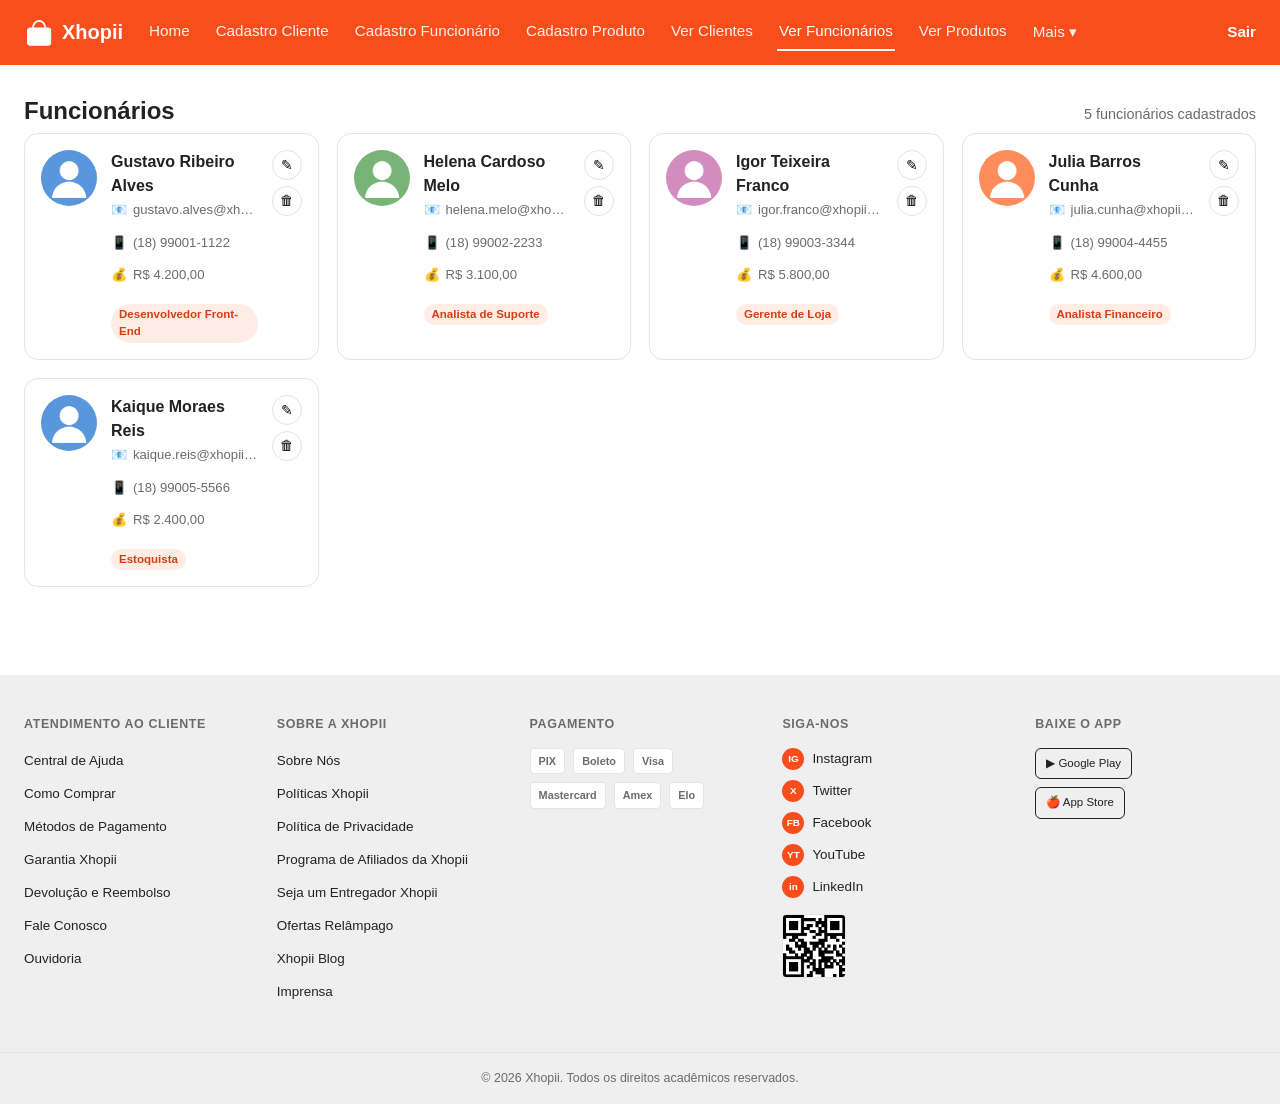
<file: view/funcionarios.html>
<!DOCTYPE html>
<html lang="pt-BR">
<head>
  <meta charset="UTF-8">
  <meta name="viewport" content="width=device-width, initial-scale=1.0">
  <title>Funcionários — Xhopii</title>
  <meta name="description" content="Visualize os funcionários cadastrados na plataforma Xhopii.">
  <link rel="icon" href="../assets/img/logo.png" type="image/png">
  
  <link rel="stylesheet" href="../assets/style.css">
</head>
<body>
  <header class="navbar">
    <div class="navbar__linha">
      <a href="home.html" class="navbar__marca">
        <img src="../assets/img/logo.png" alt="Xhopii">
        Xhopii
      </a>
      <button class="navbar__burger" type="button" aria-label="Abrir menu" aria-expanded="false">
        <span></span><span></span><span></span>
      </button>
      <nav class="navbar__nav" aria-label="Navegação principal">
        <a href="home.html">Home</a>
        <a href="cadastro-cliente.html">Cadastro Cliente</a>
        <a href="cadastro-funcionario.html">Cadastro Funcionário</a>
        <a href="cadastro-produto.html">Cadastro Produto</a>
        <a href="clientes.html">Ver Clientes</a>
        <a href="funcionarios.html">Ver Funcionários</a>
        <a href="produtos.html">Ver Produtos</a>
        <div class="navbar__dropdown">
          <button class="navbar__dropdown-toggle" type="button" aria-haspopup="true" aria-expanded="false">Mais ▾</button>
          <div class="navbar__dropdown-menu">
            <a href="cadastro-cupom.html">Cadastrar Cupom</a>
            <a href="cadastro-loja.html">Cadastrar Loja</a>
            <a href="loja.html">Ver Lojas</a>
            <a href="cupons.html">Ver Cupons</a>
          </div>
        </div>
      </nav>
      <a href="../index.html" class="navbar__sair">Sair</a>
    </div>
  </header>
  <main>
  <div class="cabecalho-pagina">
    <h1>Funcionários</h1>
    <span class="cabecalho-pagina__contagem">5 funcionários cadastrados</span>
  </div>
    <div id="grade-funcionarios" class="grade-cards" aria-live="polite"></div>
  </main>
  <footer class="rodape">
    <div class="rodape__colunas">
      <div class="rodape__coluna">
        <h2>Atendimento ao Cliente</h2>
        <ul>
          <li><a href="#">Central de Ajuda</a></li>
          <li><a href="#">Como Comprar</a></li>
          <li><a href="#">Métodos de Pagamento</a></li>
          <li><a href="#">Garantia Xhopii</a></li>
          <li><a href="#">Devolução e Reembolso</a></li>
          <li><a href="#">Fale Conosco</a></li>
          <li><a href="#">Ouvidoria</a></li>
        </ul>
      </div>
      <div class="rodape__coluna">
        <h2>Sobre a Xhopii</h2>
        <ul>
          <li><a href="#">Sobre Nós</a></li>
          <li><a href="#">Políticas Xhopii</a></li>
          <li><a href="#">Política de Privacidade</a></li>
          <li><a href="#">Programa de Afiliados da Xhopii</a></li>
          <li><a href="#">Seja um Entregador Xhopii</a></li>
          <li><a href="#">Ofertas Relâmpago</a></li>
          <li><a href="#">Xhopii Blog</a></li>
          <li><a href="#">Imprensa</a></li>
        </ul>
      </div>
      <div class="rodape__coluna">
        <h2>Pagamento</h2>
        <div class="rodape__pagamentos">
          <span class="rodape__badge">PIX</span>
          <span class="rodape__badge">Boleto</span>
          <span class="rodape__badge">Visa</span>
          <span class="rodape__badge">Mastercard</span>
          <span class="rodape__badge">Amex</span>
          <span class="rodape__badge">Elo</span>
        </div>
      </div>
      <div class="rodape__coluna">
        <h2>Siga-nos</h2>
        <div class="rodape__redes">
          <a class="rodape__rede" href="#"><span class="rodape__rede-icone">IG</span> Instagram</a>
          <a class="rodape__rede" href="#"><span class="rodape__rede-icone">X</span> Twitter</a>
          <a class="rodape__rede" href="#"><span class="rodape__rede-icone">FB</span> Facebook</a>
          <a class="rodape__rede" href="#"><span class="rodape__rede-icone">YT</span> YouTube</a>
          <a class="rodape__rede" href="#"><span class="rodape__rede-icone">in</span> LinkedIn</a>
        </div>
        <div class="rodape__qrcode"><img src="../assets/img/qrcode.png" alt="QR Code para baixar o app Xhopii"></div>
      </div>
      <div class="rodape__coluna">
        <h2>Baixe o App</h2>
        <div class="rodape__apps">
          <span class="rodape__app-badge">▶ Google Play</span>
          <span class="rodape__app-badge">🍎 App Store</span>
        </div>
      </div>
    </div>
    <div class="rodape__base">© 2026 Xhopii. Todos os direitos acadêmicos reservados.</div>
  </footer>
  <script src="../assets/script.js"></script>
  <script>Xhopii.renderFuncionarios('#grade-funcionarios');</script>
</body>
</html>
</file>
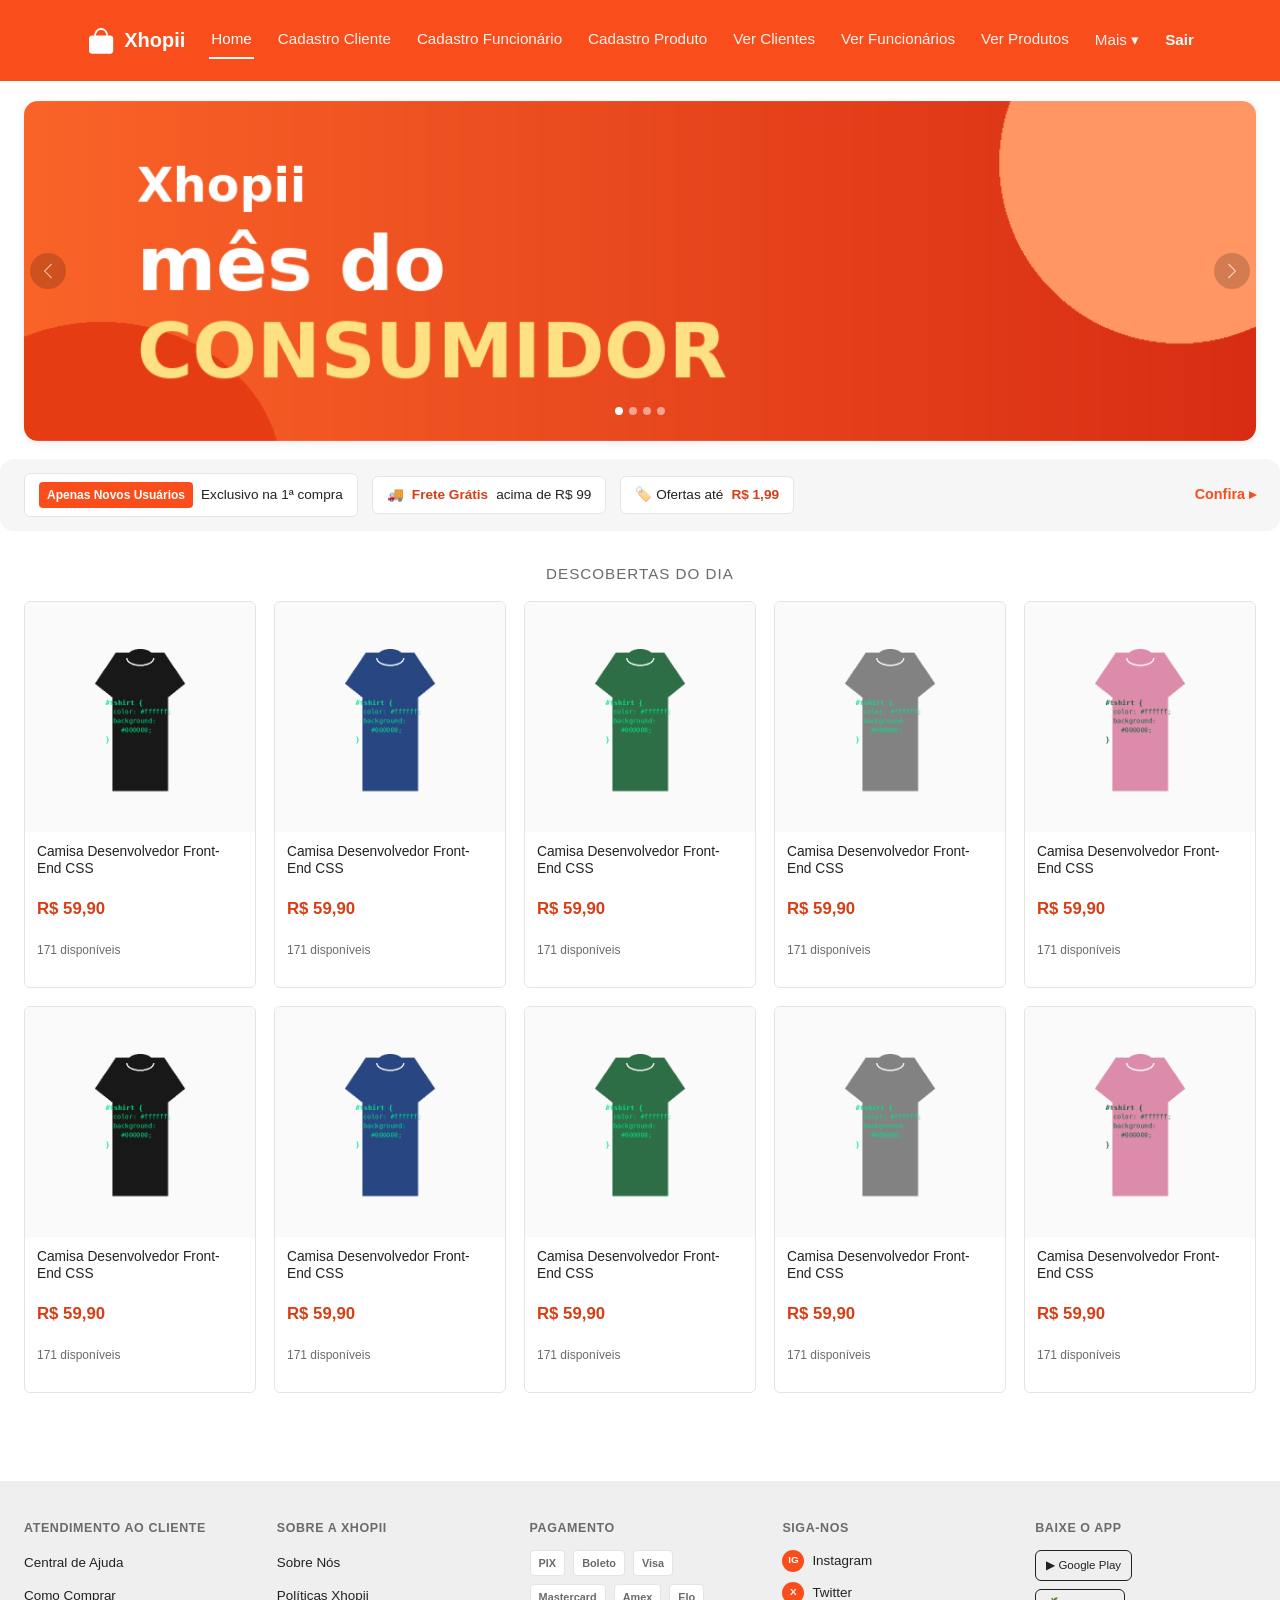
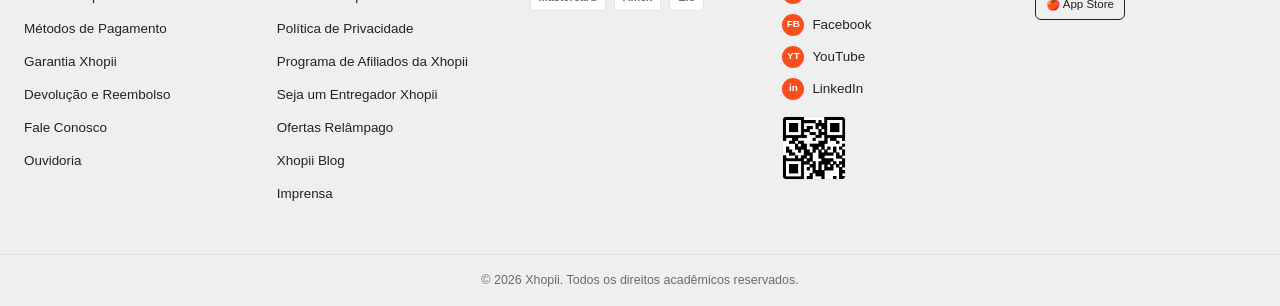
<file: view/home.html>
<!DOCTYPE html>
<html lang="pt-BR">
<head>
  <meta charset="UTF-8">
  <meta name="viewport" content="width=device-width, initial-scale=1.0">
  <title>Home — Xhopii</title>
  <meta name="description" content="Descubra as ofertas do dia na Xhopii.">
  <link rel="icon" href="../assets/img/logo.png" type="image/png">
  <link rel="stylesheet" href="../assets/vendor/bootstrap/css/bootstrap.min.css">
  <link rel="stylesheet" href="../assets/style.css">
</head>
<body>
  <header class="navbar">
    <div class="navbar__linha">
      <a href="home.html" class="navbar__marca">
        <img src="../assets/img/logo.png" alt="Xhopii">
        Xhopii
      </a>
      <button class="navbar__burger" type="button" aria-label="Abrir menu" aria-expanded="false">
        <span></span><span></span><span></span>
      </button>
      <nav class="navbar__nav" aria-label="Navegação principal">
        <a href="home.html">Home</a>
        <a href="cadastro-cliente.html">Cadastro Cliente</a>
        <a href="cadastro-funcionario.html">Cadastro Funcionário</a>
        <a href="cadastro-produto.html">Cadastro Produto</a>
        <a href="clientes.html">Ver Clientes</a>
        <a href="funcionarios.html">Ver Funcionários</a>
        <a href="produtos.html">Ver Produtos</a>
        <div class="navbar__dropdown">
          <button class="navbar__dropdown-toggle" type="button" aria-haspopup="true" aria-expanded="false">Mais ▾</button>
          <div class="navbar__dropdown-menu">
            <a href="cadastro-cupom.html">Cadastrar Cupom</a>
            <a href="cadastro-loja.html">Cadastrar Loja</a>
            <a href="loja.html">Ver Lojas</a>
            <a href="cupons.html">Ver Cupons</a>
          </div>
        </div>
      </nav>
      <a href="../index.html" class="navbar__sair">Sair</a>
    </div>
  </header>
  <main>
    <section class="secao-carrossel" aria-label="Promoções em destaque">
      <div id="carrossel-xhopii" class="carousel slide" data-bs-ride="carousel">
        <div class="carousel-indicators">
          <button type="button" data-bs-target="#carrossel-xhopii" data-bs-slide-to="0" class="active" aria-current="true" aria-label="Slide 1"></button>
          <button type="button" data-bs-target="#carrossel-xhopii" data-bs-slide-to="1" aria-label="Slide 2"></button>
          <button type="button" data-bs-target="#carrossel-xhopii" data-bs-slide-to="2" aria-label="Slide 3"></button>
          <button type="button" data-bs-target="#carrossel-xhopii" data-bs-slide-to="3" aria-label="Slide 4"></button>
        </div>
        <div class="carousel-inner">
          <div class="carousel-item active">
            <img src="../assets/img/banner-consumidor.png" class="d-block w-100" alt="Xhopii mês do consumidor">
          </div>
          <div class="carousel-item">
            <img src="../assets/img/banner-frete.png" class="d-block w-100" alt="Frete grátis em compras acima de R$ 99">
          </div>
          <div class="carousel-item">
            <img src="../assets/img/banner-novidades.png" class="d-block w-100" alt="Novidades toda semana">
          </div>
          <div class="carousel-item">
            <img src="../assets/img/banner-relampago.png" class="d-block w-100" alt="Ofertas relâmpago por tempo limitado">
          </div>
        </div>
        <button class="carousel-control-prev" type="button" data-bs-target="#carrossel-xhopii" data-bs-slide="prev">
          <span class="carousel-control-prev-icon" aria-hidden="true"></span>
          <span class="visually-hidden">Anterior</span>
        </button>
        <button class="carousel-control-next" type="button" data-bs-target="#carrossel-xhopii" data-bs-slide="next">
          <span class="carousel-control-next-icon" aria-hidden="true"></span>
          <span class="visually-hidden">Próximo</span>
        </button>
      </div>
    </section>

    <div class="faixa-promo">
      <div class="faixa-promo__item"><span class="faixa-promo__badge">Apenas Novos Usuários</span> Exclusivo na 1ª compra</div>
      <div class="faixa-promo__item">🚚 <span class="faixa-promo__destaque">Frete Grátis</span> acima de R$ 99</div>
      <div class="faixa-promo__item">🏷️ Ofertas até <span class="faixa-promo__destaque">R$ 1,99</span></div>
      <a href="produtos.html" class="faixa-promo__cta">Confira ▸</a>
    </div>

    <h2 class="titulo-secao">DESCOBERTAS DO DIA</h2>
    <div id="grade-produtos-home" class="grade-produtos" aria-live="polite"></div>
  </main>
  <footer class="rodape">
    <div class="rodape__colunas">
      <div class="rodape__coluna">
        <h2>Atendimento ao Cliente</h2>
        <ul>
          <li><a href="#">Central de Ajuda</a></li>
          <li><a href="#">Como Comprar</a></li>
          <li><a href="#">Métodos de Pagamento</a></li>
          <li><a href="#">Garantia Xhopii</a></li>
          <li><a href="#">Devolução e Reembolso</a></li>
          <li><a href="#">Fale Conosco</a></li>
          <li><a href="#">Ouvidoria</a></li>
        </ul>
      </div>
      <div class="rodape__coluna">
        <h2>Sobre a Xhopii</h2>
        <ul>
          <li><a href="#">Sobre Nós</a></li>
          <li><a href="#">Políticas Xhopii</a></li>
          <li><a href="#">Política de Privacidade</a></li>
          <li><a href="#">Programa de Afiliados da Xhopii</a></li>
          <li><a href="#">Seja um Entregador Xhopii</a></li>
          <li><a href="#">Ofertas Relâmpago</a></li>
          <li><a href="#">Xhopii Blog</a></li>
          <li><a href="#">Imprensa</a></li>
        </ul>
      </div>
      <div class="rodape__coluna">
        <h2>Pagamento</h2>
        <div class="rodape__pagamentos">
          <span class="rodape__badge">PIX</span>
          <span class="rodape__badge">Boleto</span>
          <span class="rodape__badge">Visa</span>
          <span class="rodape__badge">Mastercard</span>
          <span class="rodape__badge">Amex</span>
          <span class="rodape__badge">Elo</span>
        </div>
      </div>
      <div class="rodape__coluna">
        <h2>Siga-nos</h2>
        <div class="rodape__redes">
          <a class="rodape__rede" href="#"><span class="rodape__rede-icone">IG</span> Instagram</a>
          <a class="rodape__rede" href="#"><span class="rodape__rede-icone">X</span> Twitter</a>
          <a class="rodape__rede" href="#"><span class="rodape__rede-icone">FB</span> Facebook</a>
          <a class="rodape__rede" href="#"><span class="rodape__rede-icone">YT</span> YouTube</a>
          <a class="rodape__rede" href="#"><span class="rodape__rede-icone">in</span> LinkedIn</a>
        </div>
        <div class="rodape__qrcode"><img src="../assets/img/qrcode.png" alt="QR Code para baixar o app Xhopii"></div>
      </div>
      <div class="rodape__coluna">
        <h2>Baixe o App</h2>
        <div class="rodape__apps">
          <span class="rodape__app-badge">▶ Google Play</span>
          <span class="rodape__app-badge">🍎 App Store</span>
        </div>
      </div>
    </div>
    <div class="rodape__base">© 2026 Xhopii. Todos os direitos acadêmicos reservados.</div>
  </footer>
  <script src="../assets/script.js"></script>
  <script>
    Xhopii.renderProdutos('#grade-produtos-home', { linkBase: 'produto.html' });
  </script>
  <script src="../assets/vendor/bootstrap/js/bootstrap.bundle.min.js"></script>
</body>
</html>
</file>
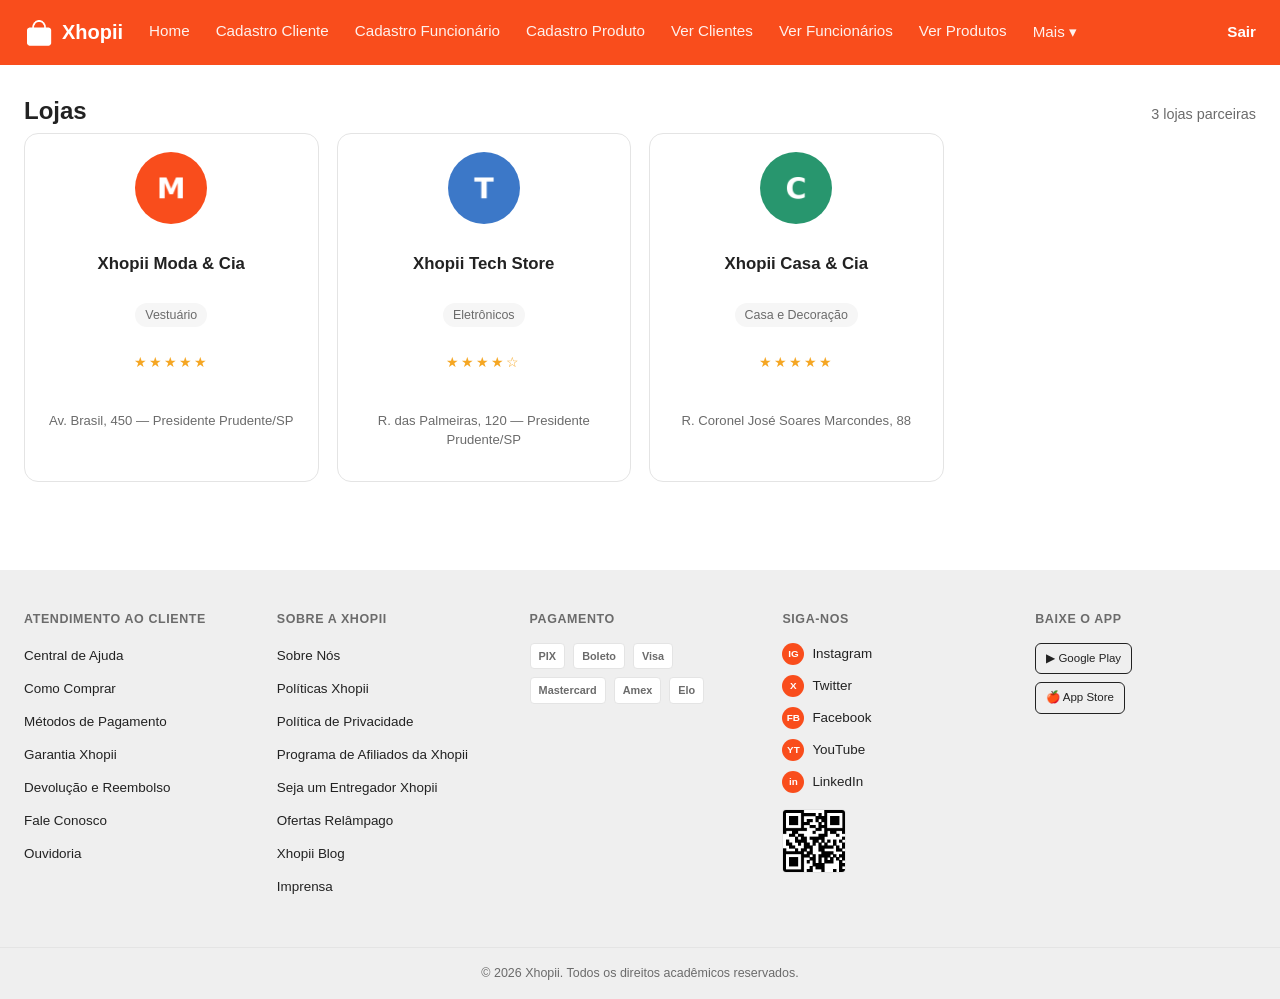
<file: view/loja.html>
<!DOCTYPE html>
<html lang="pt-BR">
<head>
  <meta charset="UTF-8">
  <meta name="viewport" content="width=device-width, initial-scale=1.0">
  <title>Lojas — Xhopii</title>
  <meta name="description" content="Visualize as lojas parceiras da plataforma Xhopii.">
  <link rel="icon" href="../assets/img/logo.png" type="image/png">
  
  <link rel="stylesheet" href="../assets/style.css">
</head>
<body>
  <header class="navbar">
    <div class="navbar__linha">
      <a href="home.html" class="navbar__marca">
        <img src="../assets/img/logo.png" alt="Xhopii">
        Xhopii
      </a>
      <button class="navbar__burger" type="button" aria-label="Abrir menu" aria-expanded="false">
        <span></span><span></span><span></span>
      </button>
      <nav class="navbar__nav" aria-label="Navegação principal">
        <a href="home.html">Home</a>
        <a href="cadastro-cliente.html">Cadastro Cliente</a>
        <a href="cadastro-funcionario.html">Cadastro Funcionário</a>
        <a href="cadastro-produto.html">Cadastro Produto</a>
        <a href="clientes.html">Ver Clientes</a>
        <a href="funcionarios.html">Ver Funcionários</a>
        <a href="produtos.html">Ver Produtos</a>
        <div class="navbar__dropdown">
          <button class="navbar__dropdown-toggle" type="button" aria-haspopup="true" aria-expanded="false">Mais ▾</button>
          <div class="navbar__dropdown-menu">
            <a href="cadastro-cupom.html">Cadastrar Cupom</a>
            <a href="cadastro-loja.html">Cadastrar Loja</a>
            <a href="loja.html">Ver Lojas</a>
            <a href="cupons.html">Ver Cupons</a>
          </div>
        </div>
      </nav>
      <a href="../index.html" class="navbar__sair">Sair</a>
    </div>
  </header>
  <main>
  <div class="cabecalho-pagina">
    <h1>Lojas</h1>
    <span class="cabecalho-pagina__contagem">3 lojas parceiras</span>
  </div>
    <div id="grade-lojas" class="grade-cards" aria-live="polite"></div>
  </main>
  <footer class="rodape">
    <div class="rodape__colunas">
      <div class="rodape__coluna">
        <h2>Atendimento ao Cliente</h2>
        <ul>
          <li><a href="#">Central de Ajuda</a></li>
          <li><a href="#">Como Comprar</a></li>
          <li><a href="#">Métodos de Pagamento</a></li>
          <li><a href="#">Garantia Xhopii</a></li>
          <li><a href="#">Devolução e Reembolso</a></li>
          <li><a href="#">Fale Conosco</a></li>
          <li><a href="#">Ouvidoria</a></li>
        </ul>
      </div>
      <div class="rodape__coluna">
        <h2>Sobre a Xhopii</h2>
        <ul>
          <li><a href="#">Sobre Nós</a></li>
          <li><a href="#">Políticas Xhopii</a></li>
          <li><a href="#">Política de Privacidade</a></li>
          <li><a href="#">Programa de Afiliados da Xhopii</a></li>
          <li><a href="#">Seja um Entregador Xhopii</a></li>
          <li><a href="#">Ofertas Relâmpago</a></li>
          <li><a href="#">Xhopii Blog</a></li>
          <li><a href="#">Imprensa</a></li>
        </ul>
      </div>
      <div class="rodape__coluna">
        <h2>Pagamento</h2>
        <div class="rodape__pagamentos">
          <span class="rodape__badge">PIX</span>
          <span class="rodape__badge">Boleto</span>
          <span class="rodape__badge">Visa</span>
          <span class="rodape__badge">Mastercard</span>
          <span class="rodape__badge">Amex</span>
          <span class="rodape__badge">Elo</span>
        </div>
      </div>
      <div class="rodape__coluna">
        <h2>Siga-nos</h2>
        <div class="rodape__redes">
          <a class="rodape__rede" href="#"><span class="rodape__rede-icone">IG</span> Instagram</a>
          <a class="rodape__rede" href="#"><span class="rodape__rede-icone">X</span> Twitter</a>
          <a class="rodape__rede" href="#"><span class="rodape__rede-icone">FB</span> Facebook</a>
          <a class="rodape__rede" href="#"><span class="rodape__rede-icone">YT</span> YouTube</a>
          <a class="rodape__rede" href="#"><span class="rodape__rede-icone">in</span> LinkedIn</a>
        </div>
        <div class="rodape__qrcode"><img src="../assets/img/qrcode.png" alt="QR Code para baixar o app Xhopii"></div>
      </div>
      <div class="rodape__coluna">
        <h2>Baixe o App</h2>
        <div class="rodape__apps">
          <span class="rodape__app-badge">▶ Google Play</span>
          <span class="rodape__app-badge">🍎 App Store</span>
        </div>
      </div>
    </div>
    <div class="rodape__base">© 2026 Xhopii. Todos os direitos acadêmicos reservados.</div>
  </footer>
  <script src="../assets/script.js"></script>
  <script>Xhopii.renderLojas('#grade-lojas');</script>
</body>
</html>
</file>
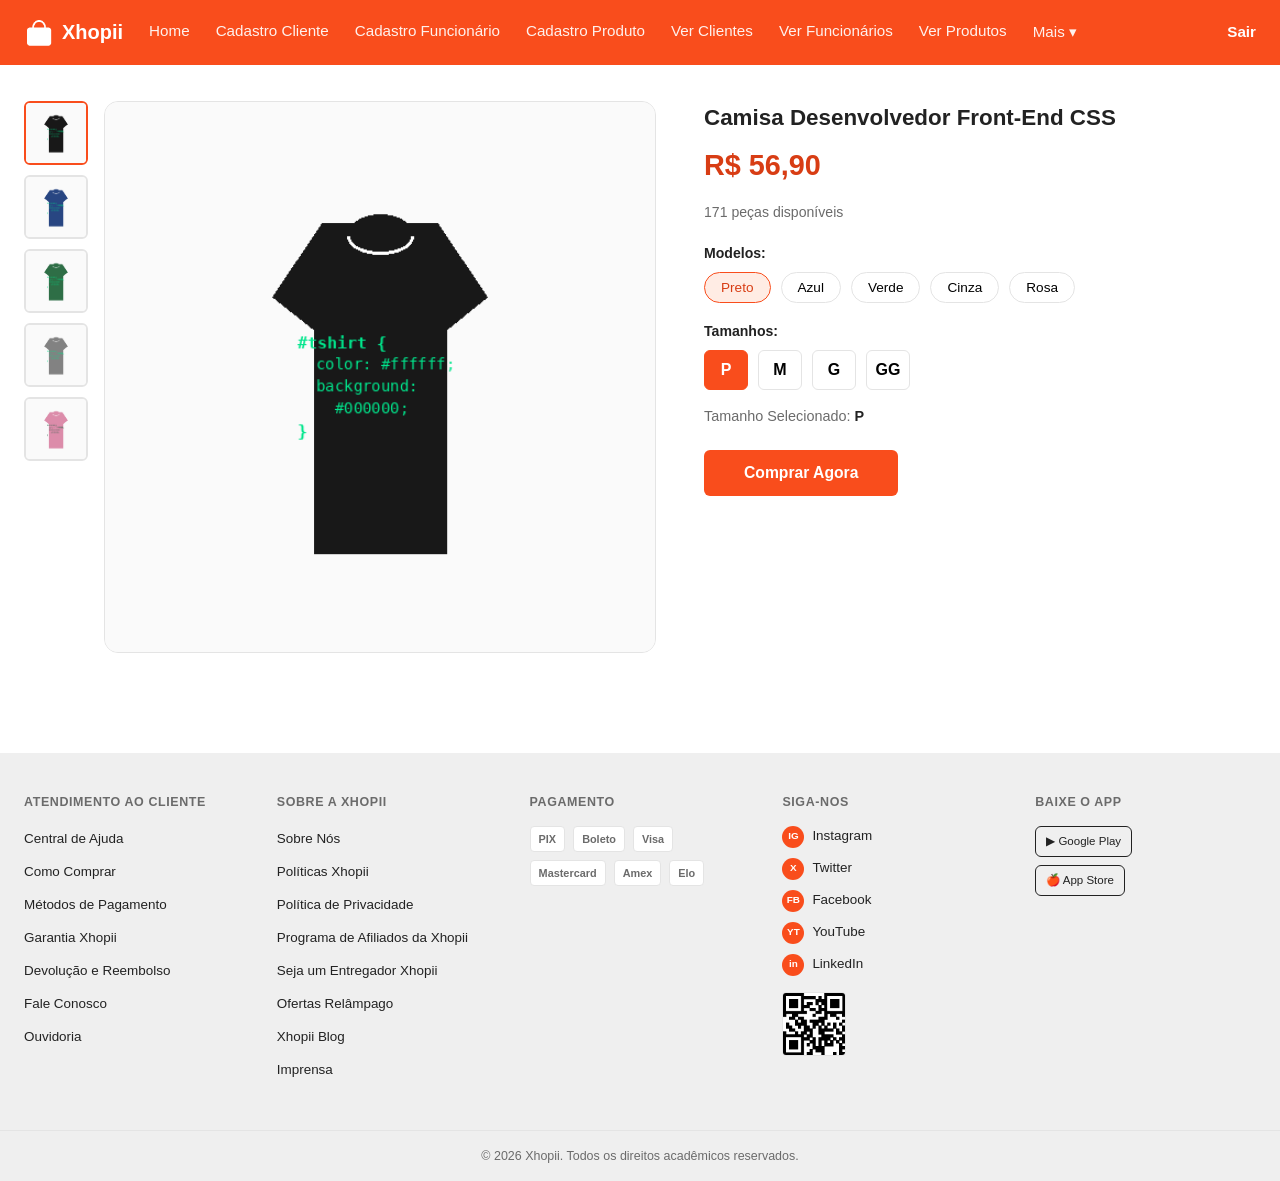
<file: view/produto.html>
<!DOCTYPE html>
<html lang="pt-BR">
<head>
  <meta charset="UTF-8">
  <meta name="viewport" content="width=device-width, initial-scale=1.0">
  <title>Camisa Desenvolvedor Front-End CSS — Xhopii</title>
  <meta name="description" content="Visualize os detalhes do produto na plataforma Xhopii.">
  <link rel="icon" href="../assets/img/logo.png" type="image/png">
  
  <link rel="stylesheet" href="../assets/style.css">
</head>
<body>
  <header class="navbar">
    <div class="navbar__linha">
      <a href="home.html" class="navbar__marca">
        <img src="../assets/img/logo.png" alt="Xhopii">
        Xhopii
      </a>
      <button class="navbar__burger" type="button" aria-label="Abrir menu" aria-expanded="false">
        <span></span><span></span><span></span>
      </button>
      <nav class="navbar__nav" aria-label="Navegação principal">
        <a href="home.html">Home</a>
        <a href="cadastro-cliente.html">Cadastro Cliente</a>
        <a href="cadastro-funcionario.html">Cadastro Funcionário</a>
        <a href="cadastro-produto.html">Cadastro Produto</a>
        <a href="clientes.html">Ver Clientes</a>
        <a href="funcionarios.html">Ver Funcionários</a>
        <a href="produtos.html">Ver Produtos</a>
        <div class="navbar__dropdown">
          <button class="navbar__dropdown-toggle" type="button" aria-haspopup="true" aria-expanded="false">Mais ▾</button>
          <div class="navbar__dropdown-menu">
            <a href="cadastro-cupom.html">Cadastrar Cupom</a>
            <a href="cadastro-loja.html">Cadastrar Loja</a>
            <a href="loja.html">Ver Lojas</a>
            <a href="cupons.html">Ver Cupons</a>
          </div>
        </div>
      </nav>
      <a href="../index.html" class="navbar__sair">Sair</a>
    </div>
  </header>
  <main class="produto-detalhe" data-produto-detalhe>
    <div class="produto-detalhe__galeria">
      <div class="produto-detalhe__miniaturas">
          <button type="button" class="ativo" data-cor="preto" aria-label="Ver cor Preto">
            <img src="../assets/img/produto-preto.png" alt="Camisa Desenvolvedor Front-End CSS na cor Preto">
          </button>
          <button type="button" class="" data-cor="azul" aria-label="Ver cor Azul">
            <img src="../assets/img/produto-azul.png" alt="Camisa Desenvolvedor Front-End CSS na cor Azul">
          </button>
          <button type="button" class="" data-cor="verde" aria-label="Ver cor Verde">
            <img src="../assets/img/produto-verde.png" alt="Camisa Desenvolvedor Front-End CSS na cor Verde">
          </button>
          <button type="button" class="" data-cor="cinza" aria-label="Ver cor Cinza">
            <img src="../assets/img/produto-cinza.png" alt="Camisa Desenvolvedor Front-End CSS na cor Cinza">
          </button>
          <button type="button" class="" data-cor="rosa" aria-label="Ver cor Rosa">
            <img src="../assets/img/produto-rosa.png" alt="Camisa Desenvolvedor Front-End CSS na cor Rosa">
          </button>
      </div>
      <div class="produto-detalhe__principal">
        <img id="produto-imagem-principal" src="../assets/img/produto-preto.png" alt="Camisa Desenvolvedor Front-End CSS">
      </div>
    </div>
    <div class="produto-detalhe__info">
      <h1 id="produto-nome">Camisa Desenvolvedor Front-End CSS</h1>
      <p class="produto-detalhe__preco" id="produto-preco">R$ 56,90</p>
      <p class="produto-detalhe__estoque" id="produto-estoque">171 peças disponíveis</p>

      <p class="produto-detalhe__rotulo">Modelos:</p>
      <div class="seletor-cor">
          <button type="button" class="ativo" data-cor="preto">Preto</button>
          <button type="button" class="" data-cor="azul">Azul</button>
          <button type="button" class="" data-cor="verde">Verde</button>
          <button type="button" class="" data-cor="cinza">Cinza</button>
          <button type="button" class="" data-cor="rosa">Rosa</button>
      </div>

      <p class="produto-detalhe__rotulo">Tamanhos:</p>
      <div class="seletor-tamanho">
        <button type="button" class="ativo">P</button>
        <button type="button">M</button>
        <button type="button">G</button>
        <button type="button">GG</button>
      </div>

      <p class="produto-detalhe__selecionado">Tamanho Selecionado: <strong id="tamanho-selecionado">P</strong></p>

      <button type="button" id="btn-comprar" class="btn btn-primario">Comprar Agora</button>
    </div>
  </main>
  <footer class="rodape">
    <div class="rodape__colunas">
      <div class="rodape__coluna">
        <h2>Atendimento ao Cliente</h2>
        <ul>
          <li><a href="#">Central de Ajuda</a></li>
          <li><a href="#">Como Comprar</a></li>
          <li><a href="#">Métodos de Pagamento</a></li>
          <li><a href="#">Garantia Xhopii</a></li>
          <li><a href="#">Devolução e Reembolso</a></li>
          <li><a href="#">Fale Conosco</a></li>
          <li><a href="#">Ouvidoria</a></li>
        </ul>
      </div>
      <div class="rodape__coluna">
        <h2>Sobre a Xhopii</h2>
        <ul>
          <li><a href="#">Sobre Nós</a></li>
          <li><a href="#">Políticas Xhopii</a></li>
          <li><a href="#">Política de Privacidade</a></li>
          <li><a href="#">Programa de Afiliados da Xhopii</a></li>
          <li><a href="#">Seja um Entregador Xhopii</a></li>
          <li><a href="#">Ofertas Relâmpago</a></li>
          <li><a href="#">Xhopii Blog</a></li>
          <li><a href="#">Imprensa</a></li>
        </ul>
      </div>
      <div class="rodape__coluna">
        <h2>Pagamento</h2>
        <div class="rodape__pagamentos">
          <span class="rodape__badge">PIX</span>
          <span class="rodape__badge">Boleto</span>
          <span class="rodape__badge">Visa</span>
          <span class="rodape__badge">Mastercard</span>
          <span class="rodape__badge">Amex</span>
          <span class="rodape__badge">Elo</span>
        </div>
      </div>
      <div class="rodape__coluna">
        <h2>Siga-nos</h2>
        <div class="rodape__redes">
          <a class="rodape__rede" href="#"><span class="rodape__rede-icone">IG</span> Instagram</a>
          <a class="rodape__rede" href="#"><span class="rodape__rede-icone">X</span> Twitter</a>
          <a class="rodape__rede" href="#"><span class="rodape__rede-icone">FB</span> Facebook</a>
          <a class="rodape__rede" href="#"><span class="rodape__rede-icone">YT</span> YouTube</a>
          <a class="rodape__rede" href="#"><span class="rodape__rede-icone">in</span> LinkedIn</a>
        </div>
        <div class="rodape__qrcode"><img src="../assets/img/qrcode.png" alt="QR Code para baixar o app Xhopii"></div>
      </div>
      <div class="rodape__coluna">
        <h2>Baixe o App</h2>
        <div class="rodape__apps">
          <span class="rodape__app-badge">▶ Google Play</span>
          <span class="rodape__app-badge">🍎 App Store</span>
        </div>
      </div>
    </div>
    <div class="rodape__base">© 2026 Xhopii. Todos os direitos acadêmicos reservados.</div>
  </footer>
  <script src="../assets/script.js"></script>
</body>
</html>
</file>
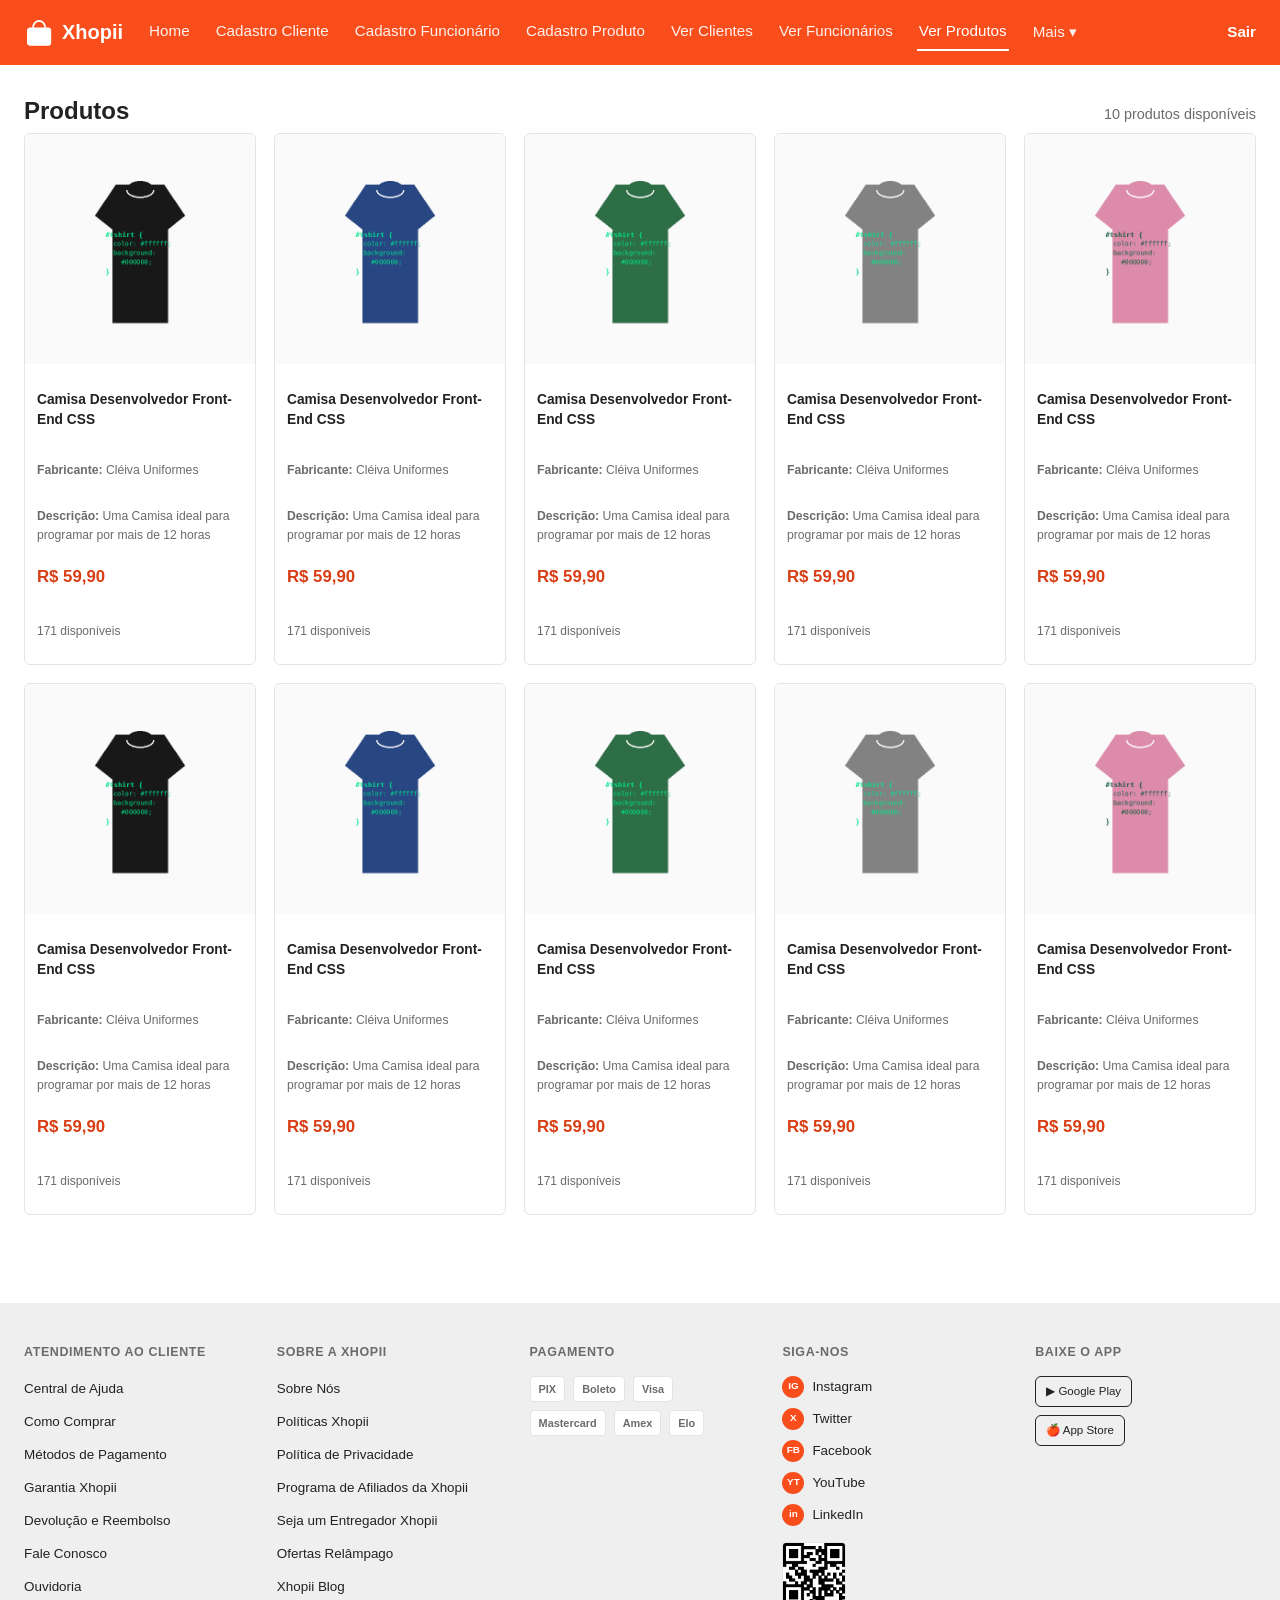
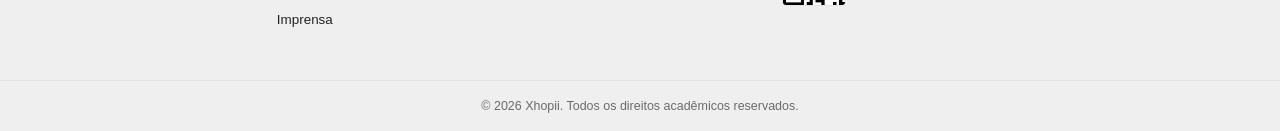
<file: view/produtos.html>
<!DOCTYPE html>
<html lang="pt-BR">
<head>
  <meta charset="UTF-8">
  <meta name="viewport" content="width=device-width, initial-scale=1.0">
  <title>Produtos — Xhopii</title>
  <meta name="description" content="Visualize todos os produtos disponíveis na plataforma Xhopii.">
  <link rel="icon" href="../assets/img/logo.png" type="image/png">
  
  <link rel="stylesheet" href="../assets/style.css">
</head>
<body>
  <header class="navbar">
    <div class="navbar__linha">
      <a href="home.html" class="navbar__marca">
        <img src="../assets/img/logo.png" alt="Xhopii">
        Xhopii
      </a>
      <button class="navbar__burger" type="button" aria-label="Abrir menu" aria-expanded="false">
        <span></span><span></span><span></span>
      </button>
      <nav class="navbar__nav" aria-label="Navegação principal">
        <a href="home.html">Home</a>
        <a href="cadastro-cliente.html">Cadastro Cliente</a>
        <a href="cadastro-funcionario.html">Cadastro Funcionário</a>
        <a href="cadastro-produto.html">Cadastro Produto</a>
        <a href="clientes.html">Ver Clientes</a>
        <a href="funcionarios.html">Ver Funcionários</a>
        <a href="produtos.html">Ver Produtos</a>
        <div class="navbar__dropdown">
          <button class="navbar__dropdown-toggle" type="button" aria-haspopup="true" aria-expanded="false">Mais ▾</button>
          <div class="navbar__dropdown-menu">
            <a href="cadastro-cupom.html">Cadastrar Cupom</a>
            <a href="cadastro-loja.html">Cadastrar Loja</a>
            <a href="loja.html">Ver Lojas</a>
            <a href="cupons.html">Ver Cupons</a>
          </div>
        </div>
      </nav>
      <a href="../index.html" class="navbar__sair">Sair</a>
    </div>
  </header>
  <main>
  <div class="cabecalho-pagina">
    <h1>Produtos</h1>
    <span class="cabecalho-pagina__contagem">10 produtos disponíveis</span>
  </div>
    <div id="grade-produtos" class="grade-produtos" aria-live="polite"></div>
  </main>
  <footer class="rodape">
    <div class="rodape__colunas">
      <div class="rodape__coluna">
        <h2>Atendimento ao Cliente</h2>
        <ul>
          <li><a href="#">Central de Ajuda</a></li>
          <li><a href="#">Como Comprar</a></li>
          <li><a href="#">Métodos de Pagamento</a></li>
          <li><a href="#">Garantia Xhopii</a></li>
          <li><a href="#">Devolução e Reembolso</a></li>
          <li><a href="#">Fale Conosco</a></li>
          <li><a href="#">Ouvidoria</a></li>
        </ul>
      </div>
      <div class="rodape__coluna">
        <h2>Sobre a Xhopii</h2>
        <ul>
          <li><a href="#">Sobre Nós</a></li>
          <li><a href="#">Políticas Xhopii</a></li>
          <li><a href="#">Política de Privacidade</a></li>
          <li><a href="#">Programa de Afiliados da Xhopii</a></li>
          <li><a href="#">Seja um Entregador Xhopii</a></li>
          <li><a href="#">Ofertas Relâmpago</a></li>
          <li><a href="#">Xhopii Blog</a></li>
          <li><a href="#">Imprensa</a></li>
        </ul>
      </div>
      <div class="rodape__coluna">
        <h2>Pagamento</h2>
        <div class="rodape__pagamentos">
          <span class="rodape__badge">PIX</span>
          <span class="rodape__badge">Boleto</span>
          <span class="rodape__badge">Visa</span>
          <span class="rodape__badge">Mastercard</span>
          <span class="rodape__badge">Amex</span>
          <span class="rodape__badge">Elo</span>
        </div>
      </div>
      <div class="rodape__coluna">
        <h2>Siga-nos</h2>
        <div class="rodape__redes">
          <a class="rodape__rede" href="#"><span class="rodape__rede-icone">IG</span> Instagram</a>
          <a class="rodape__rede" href="#"><span class="rodape__rede-icone">X</span> Twitter</a>
          <a class="rodape__rede" href="#"><span class="rodape__rede-icone">FB</span> Facebook</a>
          <a class="rodape__rede" href="#"><span class="rodape__rede-icone">YT</span> YouTube</a>
          <a class="rodape__rede" href="#"><span class="rodape__rede-icone">in</span> LinkedIn</a>
        </div>
        <div class="rodape__qrcode"><img src="../assets/img/qrcode.png" alt="QR Code para baixar o app Xhopii"></div>
      </div>
      <div class="rodape__coluna">
        <h2>Baixe o App</h2>
        <div class="rodape__apps">
          <span class="rodape__app-badge">▶ Google Play</span>
          <span class="rodape__app-badge">🍎 App Store</span>
        </div>
      </div>
    </div>
    <div class="rodape__base">© 2026 Xhopii. Todos os direitos acadêmicos reservados.</div>
  </footer>
  <script src="../assets/script.js"></script>
  <script>Xhopii.renderProdutos('#grade-produtos', { linkBase: 'produto.html', comFabricante: true });</script>
</body>
</html>
</file>
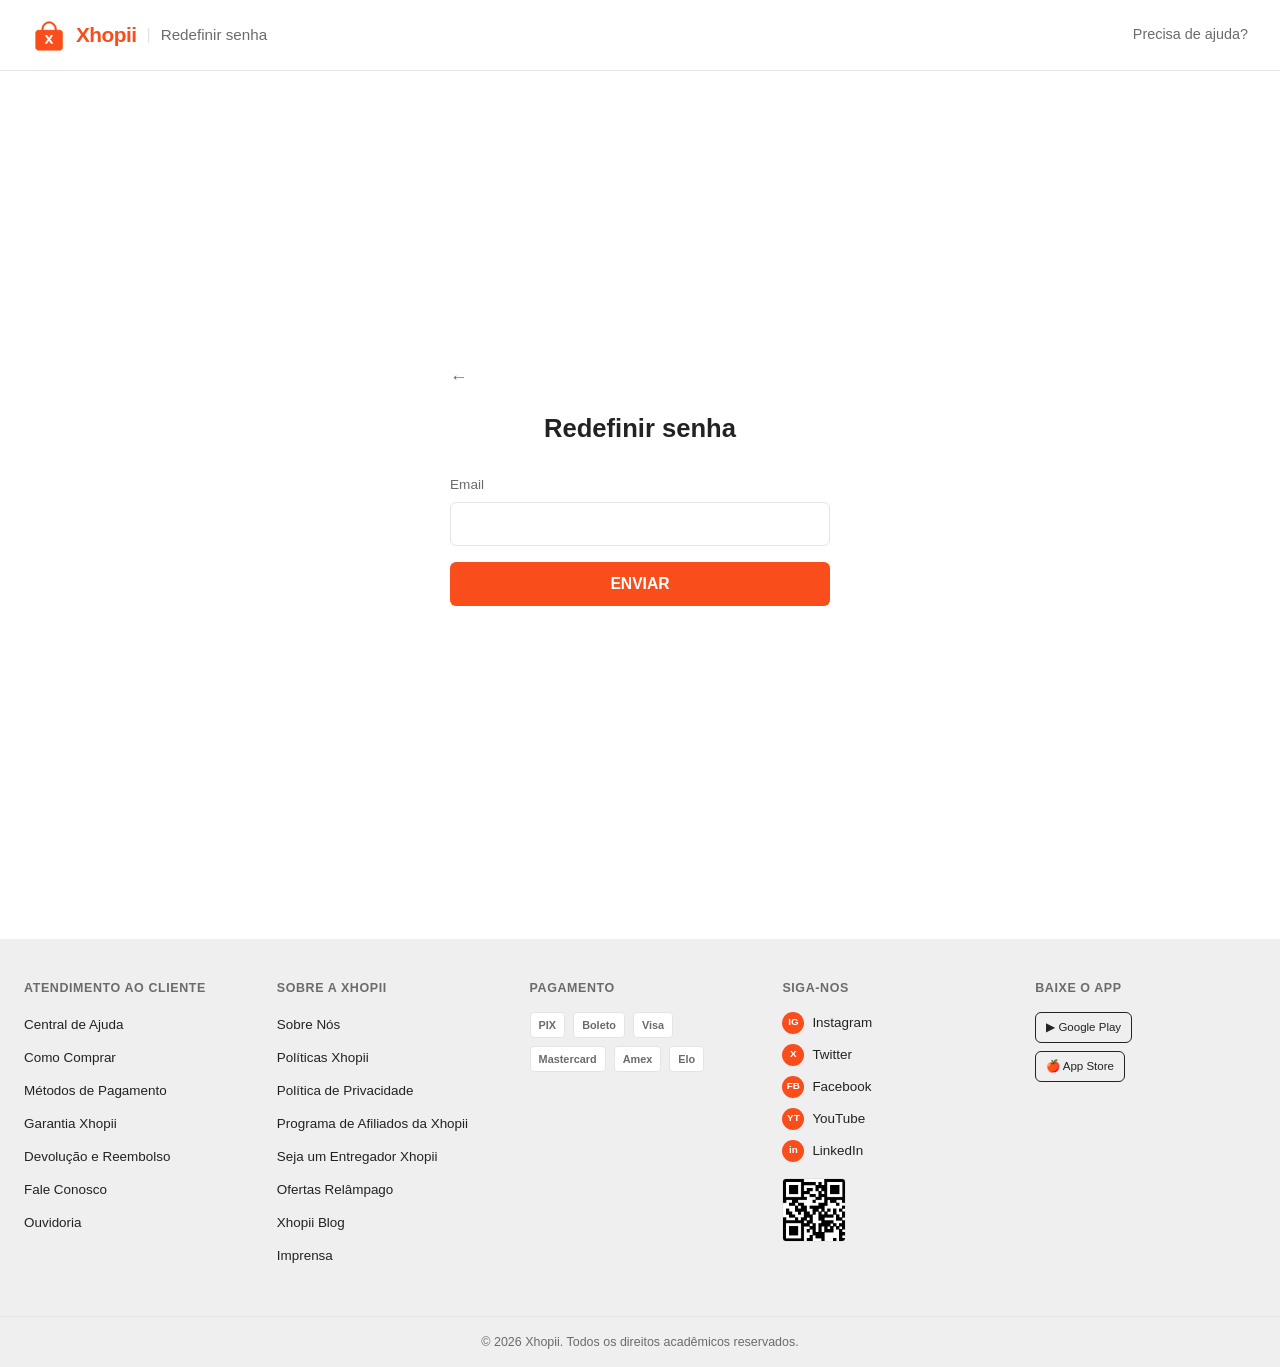
<file: view/redefinir-senha.html>
<!DOCTYPE html>
<html lang="pt-BR">
<head>
  <meta charset="UTF-8">
  <meta name="viewport" content="width=device-width, initial-scale=1.0">
  <title>Redefinir senha — Xhopii</title>
  <meta name="description" content="Redefina a senha da sua conta Xhopii.">
  <link rel="icon" href="../assets/img/logo.png" type="image/png">
  
  <link rel="stylesheet" href="../assets/style.css">
</head>
<body>
  <header class="topo-simples">
    <a href="../index.html" class="topo-simples__marca">
      <img src="../assets/img/logo.png" alt="Xhopii">
      <span class="marca-nome">Xhopii</span>
      <span class="topo-simples__separador">|</span>
      <span class="topo-simples__contexto">Redefinir senha</span>
    </a>
    <a href="#" class="topo-simples__ajuda">Precisa de ajuda?</a>
  </header>
  <main class="tela-auth tela-auth--somente-conteudo">
    <div class="tela-auth__conteudo">
      <div class="cartao-auth">
        <a href="../index.html" class="cartao-auth__voltar" aria-label="Voltar para o login">←</a>
        <h1>Redefinir senha</h1>
        <form id="form-redefinir" novalidate>
          <div class="campo">
            <label for="rs-email">Email</label>
            <input type="email" id="rs-email" name="email" required autocomplete="username">
            <small class="erro">Informe um email válido.</small>
          </div>
          <div class="mensagem-envio">Enviamos as instruções para o seu email!</div>
          <button type="submit" class="btn btn-primario">ENVIAR</button>
        </form>
      </div>
    </div>
  </main>
  <footer class="rodape">
    <div class="rodape__colunas">
      <div class="rodape__coluna">
        <h2>Atendimento ao Cliente</h2>
        <ul>
          <li><a href="#">Central de Ajuda</a></li>
          <li><a href="#">Como Comprar</a></li>
          <li><a href="#">Métodos de Pagamento</a></li>
          <li><a href="#">Garantia Xhopii</a></li>
          <li><a href="#">Devolução e Reembolso</a></li>
          <li><a href="#">Fale Conosco</a></li>
          <li><a href="#">Ouvidoria</a></li>
        </ul>
      </div>
      <div class="rodape__coluna">
        <h2>Sobre a Xhopii</h2>
        <ul>
          <li><a href="#">Sobre Nós</a></li>
          <li><a href="#">Políticas Xhopii</a></li>
          <li><a href="#">Política de Privacidade</a></li>
          <li><a href="#">Programa de Afiliados da Xhopii</a></li>
          <li><a href="#">Seja um Entregador Xhopii</a></li>
          <li><a href="#">Ofertas Relâmpago</a></li>
          <li><a href="#">Xhopii Blog</a></li>
          <li><a href="#">Imprensa</a></li>
        </ul>
      </div>
      <div class="rodape__coluna">
        <h2>Pagamento</h2>
        <div class="rodape__pagamentos">
          <span class="rodape__badge">PIX</span>
          <span class="rodape__badge">Boleto</span>
          <span class="rodape__badge">Visa</span>
          <span class="rodape__badge">Mastercard</span>
          <span class="rodape__badge">Amex</span>
          <span class="rodape__badge">Elo</span>
        </div>
      </div>
      <div class="rodape__coluna">
        <h2>Siga-nos</h2>
        <div class="rodape__redes">
          <a class="rodape__rede" href="#"><span class="rodape__rede-icone">IG</span> Instagram</a>
          <a class="rodape__rede" href="#"><span class="rodape__rede-icone">X</span> Twitter</a>
          <a class="rodape__rede" href="#"><span class="rodape__rede-icone">FB</span> Facebook</a>
          <a class="rodape__rede" href="#"><span class="rodape__rede-icone">YT</span> YouTube</a>
          <a class="rodape__rede" href="#"><span class="rodape__rede-icone">in</span> LinkedIn</a>
        </div>
        <div class="rodape__qrcode"><img src="../assets/img/qrcode.png" alt="QR Code para baixar o app Xhopii"></div>
      </div>
      <div class="rodape__coluna">
        <h2>Baixe o App</h2>
        <div class="rodape__apps">
          <span class="rodape__app-badge">▶ Google Play</span>
          <span class="rodape__app-badge">🍎 App Store</span>
        </div>
      </div>
    </div>
    <div class="rodape__base">© 2026 Xhopii. Todos os direitos acadêmicos reservados.</div>
  </footer>
  <script src="../assets/script.js"></script>
  <script>
    Xhopii.handleFormAuth('form-redefinir', 'home.html', 'Enviamos as instruções! Redirecionando para a Home...');
  </script>
</body>
</html>
</file>
<file: assets/style.css>
/* ==========================================================================
   XHOPII — style.css
   TP1 - Front-End | Técnicas Avançadas em Programação Web e Mobile
   CSS implementado pela dupla. Bootstrap é usado SOMENTE no efeito carrossel
   (ver view/home.html), toda a estilização abaixo é autoral.
   ========================================================================== */

/* -------------------- 1. Reset básico -------------------- */
*, *::before, *::after {
  box-sizing: border-box;
}

html, body {
  margin: 0;
  padding: 0;
}

ul, ol {
  list-style: none;
  margin: 0;
  padding: 0;
}

a {
  text-decoration: none;
  color: inherit;
}

img {
  max-width: 100%;
  display: block;
}

button {
  font-family: inherit;
  cursor: pointer;
}

input, select, textarea, button {
  font-family: inherit;
  font-size: 1rem;
}

/* -------------------- 2. Design tokens (variáveis) -------------------- */
:root {
  --cor-primaria: #f94d1c;
  --cor-primaria-escura: #d83d14;
  --cor-primaria-clara: #ffece4;
  --cor-texto: #222222;
  --cor-texto-suave: #6b6b6b;
  --cor-borda: #e4e4e4;
  --cor-fundo: #ffffff;
  --cor-fundo-suave: #f6f6f6;
  --cor-footer-bg: #efefef;
  --cor-sucesso: #1e8e5a;
  --cor-erro: #d92d20;
  --fonte-base: "Segoe UI", Roboto, Helvetica, Arial, sans-serif;
  --raio: 6px;
  --raio-grande: 14px;
  --sombra: 0 2px 10px rgba(0, 0, 0, 0.08);
  --sombra-forte: 0 8px 28px rgba(0, 0, 0, 0.16);
  --largura-conteudo: 1280px;
  --transicao: 0.18s ease;
}

body {
  font-family: var(--fonte-base);
  color: var(--cor-texto);
  background: var(--cor-fundo);
  line-height: 1.5;
  -webkit-font-smoothing: antialiased;
}

.container {
  width: 100%;
  max-width: var(--largura-conteudo);
  margin: 0 auto;
  padding: 0 24px;
}

.sr-only {
  position: absolute;
  width: 1px;
  height: 1px;
  overflow: hidden;
  clip: rect(0 0 0 0);
  white-space: nowrap;
}

:focus-visible {
  outline: 3px solid #1a73e8;
  outline-offset: 2px;
}

/* ==========================================================================
   3. TOPO SIMPLES (login / redefinir senha)
   ========================================================================== */
.topo-simples {
  display: flex;
  align-items: center;
  justify-content: space-between;
  padding: 18px 32px;
  border-bottom: 1px solid var(--cor-borda);
}

.topo-simples__marca {
  display: flex;
  align-items: center;
  gap: 10px;
}

.topo-simples__marca img {
  width: 34px;
  height: 34px;
}

.topo-simples__marca .marca-nome {
  font-size: 1.3rem;
  font-weight: 700;
  color: var(--cor-primaria);
  letter-spacing: -0.5px;
}

.topo-simples__separador {
  color: var(--cor-borda);
  font-weight: 300;
}

.topo-simples__contexto {
  color: var(--cor-texto-suave);
  font-size: 0.95rem;
}

.topo-simples__ajuda {
  color: var(--cor-texto-suave);
  font-size: 0.9rem;
}

.topo-simples__ajuda:hover {
  color: var(--cor-primaria);
}

/* ==========================================================================
   4. NAVBAR INTERNA (páginas logadas)
   ========================================================================== */
.navbar {
  background: var(--cor-primaria);
  color: #fff;
}

.navbar__linha {
  display: flex;
  align-items: center;
  justify-content: space-between;
  padding: 14px 24px;
  max-width: var(--largura-conteudo);
  margin: 0 auto;
  gap: 24px;
  flex-wrap: wrap;
}

.navbar__marca {
  display: flex;
  align-items: center;
  gap: 8px;
  font-size: 1.25rem;
  font-weight: 700;
}

.navbar__marca img {
  width: 30px;
  height: 30px;
  filter: brightness(0) invert(1);
}

.navbar__nav {
  display: flex;
  align-items: center;
  gap: 22px;
  flex-wrap: wrap;
  font-size: 0.95rem;
  flex: 1;
}

.navbar__nav a {
  opacity: 0.92;
  padding: 6px 2px;
  border-bottom: 2px solid transparent;
  transition: border-color var(--transicao), opacity var(--transicao);
  white-space: nowrap;
}

.navbar__nav a:hover,
.navbar__nav a[aria-current="page"] {
  opacity: 1;
  border-bottom-color: #fff;
}

.navbar__dropdown {
  position: relative;
}

.navbar__dropdown-toggle {
  background: none;
  border: none;
  color: #fff;
  opacity: 0.92;
  font-size: 0.95rem;
  display: inline-flex;
  align-items: center;
  gap: 4px;
  padding: 6px 2px;
}

.navbar__dropdown-menu {
  display: none;
  position: absolute;
  top: calc(100% + 10px);
  left: 0;
  background: #fff;
  color: var(--cor-texto);
  border-radius: var(--raio);
  box-shadow: var(--sombra-forte);
  min-width: 200px;
  padding: 8px;
  z-index: 40;
}

.navbar__dropdown.aberto .navbar__dropdown-menu {
  display: block;
}

.navbar__dropdown-menu a {
  display: block;
  padding: 9px 12px;
  border-radius: var(--raio);
  font-size: 0.92rem;
}

.navbar__dropdown-menu a:hover {
  background: var(--cor-primaria-clara);
  color: var(--cor-primaria-escura);
}

.navbar__sair {
  font-weight: 600;
  font-size: 0.95rem;
  white-space: nowrap;
}

.navbar__sair:hover {
  text-decoration: underline;
}

.navbar__burger {
  display: none;
  background: none;
  border: none;
  flex-direction: column;
  gap: 5px;
  padding: 6px;
}

.navbar__burger span {
  width: 24px;
  height: 2px;
  background: #fff;
  display: block;
}

/* ==========================================================================
   5. LOGIN / REDEFINIR SENHA
   ========================================================================== */
.tela-auth {
  display: flex;
  min-height: calc(100vh - 72px);
}

.tela-auth__arte {
  flex: 1 1 50%;
  background: var(--cor-primaria);
  display: flex;
  align-items: center;
  justify-content: center;
  min-height: 420px;
}

.tela-auth__arte img {
  width: 100%;
  height: 100%;
  object-fit: cover;
}

.tela-auth__conteudo {
  flex: 1 1 50%;
  display: flex;
  align-items: center;
  justify-content: center;
  padding: 48px 24px;
}

.tela-auth--somente-conteudo .tela-auth__conteudo {
  flex: 1 1 100%;
}

.cartao-auth {
  width: 100%;
  max-width: 380px;
}

.cartao-auth h1 {
  text-align: center;
  font-size: 1.6rem;
  margin: 0 0 28px;
}

.cartao-auth__voltar {
  display: inline-flex;
  align-items: center;
  gap: 6px;
  color: var(--cor-texto-suave);
  margin-bottom: 18px;
  font-size: 1.1rem;
}

.cartao-auth__voltar:hover {
  color: var(--cor-primaria);
}

.campo {
  margin-bottom: 16px;
}

.campo label {
  display: block;
  font-size: 0.85rem;
  color: var(--cor-texto-suave);
  margin-bottom: 6px;
}

.campo input,
.campo select,
.campo textarea {
  width: 100%;
  padding: 12px 14px;
  border: 1px solid var(--cor-borda);
  border-radius: var(--raio);
  background: var(--cor-fundo);
  transition: border-color var(--transicao), box-shadow var(--transicao);
}

.campo input:focus,
.campo select:focus,
.campo textarea:focus {
  border-color: var(--cor-primaria);
  box-shadow: 0 0 0 3px var(--cor-primaria-clara);
  outline: none;
}

.campo textarea {
  resize: vertical;
  min-height: 90px;
}

.campo small.erro {
  display: none;
  color: var(--cor-erro);
  font-size: 0.78rem;
  margin-top: 5px;
}

.campo.invalido input,
.campo.invalido select,
.campo.invalido textarea {
  border-color: var(--cor-erro);
}

.campo.invalido small.erro {
  display: block;
}

.btn {
  display: inline-flex;
  align-items: center;
  justify-content: center;
  gap: 8px;
  border: none;
  border-radius: var(--raio);
  padding: 13px 20px;
  font-weight: 600;
  font-size: 0.98rem;
  transition: background var(--transicao), box-shadow var(--transicao), transform var(--transicao);
}

.btn:active {
  transform: translateY(1px);
}

.btn-primario {
  background: var(--cor-primaria);
  color: #fff;
  width: 100%;
}

.btn-primario:hover {
  background: var(--cor-primaria-escura);
}

.btn-secundario {
  background: #fff;
  color: var(--cor-texto);
  border: 1px solid var(--cor-borda);
}

.btn-secundario:hover {
  border-color: var(--cor-texto-suave);
}

.btn-bloco {
  width: 100%;
}

.auth-links {
  display: flex;
  align-items: center;
  justify-content: space-between;
  font-size: 0.85rem;
  margin: 14px 0;
}

.auth-links a:hover {
  color: var(--cor-primaria);
  text-decoration: underline;
}

.divisor {
  display: flex;
  align-items: center;
  gap: 12px;
  color: var(--cor-texto-suave);
  font-size: 0.8rem;
  margin: 18px 0;
}

.divisor::before,
.divisor::after {
  content: "";
  flex: 1;
  height: 1px;
  background: var(--cor-borda);
}

.login-social {
  display: flex;
  gap: 10px;
}

.login-social .btn {
  flex: 1;
  padding: 11px 8px;
  font-size: 0.85rem;
}

.auth-rodape {
  text-align: center;
  margin-top: 22px;
  font-size: 0.9rem;
  color: var(--cor-texto-suave);
}

.auth-rodape a {
  color: var(--cor-primaria);
  font-weight: 600;
}

.auth-rodape a:hover {
  text-decoration: underline;
}

.mensagem-envio {
  display: none;
  background: #e9f7ef;
  color: var(--cor-sucesso);
  border: 1px solid #b7e4c7;
  border-radius: var(--raio);
  padding: 12px 14px;
  font-size: 0.88rem;
  margin-top: 16px;
}

.mensagem-envio.visivel {
  display: block;
}

/* ==========================================================================
   6. CARROSSEL (estrutura Bootstrap + skin autoral)
   ========================================================================== */
.secao-carrossel {
  padding: 20px 24px 0;
  max-width: var(--largura-conteudo);
  margin: 0 auto;
}

.secao-carrossel .carousel {
  border-radius: var(--raio-grande);
  overflow: hidden;
  box-shadow: var(--sombra);
}

.secao-carrossel .carousel-item img {
  width: 100%;
  height: clamp(160px, 30vw, 340px);
  object-fit: cover;
}

.secao-carrossel .carousel-control-prev,
.secao-carrossel .carousel-control-next {
  width: 48px;
}

.secao-carrossel .carousel-control-prev-icon,
.secao-carrossel .carousel-control-next-icon {
  background-color: rgba(0, 0, 0, 0.35);
  border-radius: 50%;
  padding: 18px;
  background-size: 50%;
}

.secao-carrossel .carousel-indicators [data-bs-target] {
  background-color: #fff;
  width: 8px;
  height: 8px;
  border-radius: 50%;
}

/* ==========================================================================
   7. FAIXA DE PROMOÇÕES (flexbox)
   ========================================================================== */
.faixa-promo {
  display: flex;
  align-items: center;
  gap: 14px;
  flex-wrap: wrap;
  max-width: var(--largura-conteudo);
  margin: 18px auto 0;
  padding: 14px 24px;
  background: var(--cor-fundo-suave);
  border-radius: var(--raio-grande);
}

.faixa-promo__item {
  display: flex;
  align-items: center;
  gap: 8px;
  background: #fff;
  border: 1px solid var(--cor-borda);
  border-radius: var(--raio);
  padding: 8px 14px;
  font-size: 0.85rem;
}

.faixa-promo__badge {
  background: var(--cor-primaria);
  color: #fff;
  font-weight: 700;
  font-size: 0.75rem;
  padding: 4px 8px;
  border-radius: 4px;
  white-space: nowrap;
}

.faixa-promo__destaque {
  color: var(--cor-primaria-escura);
  font-weight: 700;
}

.faixa-promo__cta {
  margin-left: auto;
  color: var(--cor-primaria);
  font-weight: 700;
  font-size: 0.9rem;
}

.faixa-promo__cta:hover {
  text-decoration: underline;
}

/* ==========================================================================
   8. TÍTULO DE SEÇÃO
   ========================================================================== */
.titulo-secao {
  text-align: center;
  font-size: 0.95rem;
  letter-spacing: 1px;
  color: var(--cor-texto-suave);
  margin: 34px auto 18px;
  max-width: var(--largura-conteudo);
  padding: 0 24px;
}

.cabecalho-pagina {
  max-width: var(--largura-conteudo);
  margin: 0 auto;
  padding: 28px 24px 4px;
  display: flex;
  align-items: baseline;
  justify-content: space-between;
  gap: 16px;
  flex-wrap: wrap;
}

.cabecalho-pagina h1 {
  font-size: 1.5rem;
  margin: 0;
}

.cabecalho-pagina__contagem {
  color: var(--cor-texto-suave);
  font-size: 0.9rem;
}

/* ==========================================================================
   9. GRID DE PRODUTOS (CSS Grid)
   ========================================================================== */
.grade-produtos {
  display: grid;
  grid-template-columns: repeat(5, 1fr);
  gap: 18px;
  max-width: var(--largura-conteudo);
  margin: 0 auto;
  padding: 0 24px 48px;
}

@media (max-width: 1100px) {
  .grade-produtos { grid-template-columns: repeat(3, 1fr); }
}
@media (max-width: 700px) {
  .grade-produtos { grid-template-columns: repeat(2, 1fr); }
}
@media (max-width: 420px) {
  .grade-produtos { grid-template-columns: 1fr; }
}

.cartao-produto {
  border: 1px solid var(--cor-borda);
  border-radius: var(--raio);
  overflow: hidden;
  background: #fff;
  display: flex;
  flex-direction: column;
  transition: box-shadow var(--transicao), transform var(--transicao), border-color var(--transicao);
}

.cartao-produto:hover {
  box-shadow: var(--sombra);
  border-color: transparent;
  transform: translateY(-2px);
}

.cartao-produto__imagem {
  aspect-ratio: 1 / 1;
  background: #fafafa;
  display: flex;
  align-items: center;
  justify-content: center;
  overflow: hidden;
}

.cartao-produto__imagem img {
  width: 100%;
  height: 100%;
  object-fit: cover;
}

.cartao-produto__corpo {
  padding: 12px;
  display: flex;
  flex-direction: column;
  gap: 4px;
  flex: 1;
}

.cartao-produto__nome {
  font-size: 0.86rem;
  color: var(--cor-texto);
  min-height: 2.6em;
  display: -webkit-box;
  -webkit-line-clamp: 2;
  -webkit-box-orient: vertical;
  overflow: hidden;
}

.cartao-produto__fabricante,
.cartao-produto__descricao {
  font-size: 0.76rem;
  color: var(--cor-texto-suave);
}

.cartao-produto__preco {
  color: var(--cor-primaria-escura);
  font-weight: 700;
  font-size: 1.05rem;
  margin-top: 4px;
}

.cartao-produto__estoque {
  font-size: 0.75rem;
  color: var(--cor-texto-suave);
}

/* ==========================================================================
   10. GRID DE CLIENTES / FUNCIONÁRIOS / LOJAS / CUPONS
   ========================================================================== */
.grade-cards {
  display: grid;
  grid-template-columns: repeat(auto-fill, minmax(260px, 1fr));
  gap: 18px;
  max-width: var(--largura-conteudo);
  margin: 0 auto;
  padding: 0 24px 48px;
}

.cartao-pessoa {
  display: flex;
  gap: 14px;
  align-items: flex-start;
  border: 1px solid var(--cor-borda);
  border-radius: var(--raio-grande);
  padding: 16px;
  background: #fff;
  transition: box-shadow var(--transicao);
}

.cartao-pessoa:hover {
  box-shadow: var(--sombra);
}

.cartao-pessoa__avatar {
  width: 56px;
  height: 56px;
  border-radius: 50%;
  overflow: hidden;
  flex-shrink: 0;
  background: var(--cor-fundo-suave);
}

.cartao-pessoa__info {
  flex: 1;
  min-width: 0;
}

.cartao-pessoa__nome {
  font-weight: 700;
  font-size: 1rem;
  margin: 0 0 2px;
}

.cartao-pessoa__linha {
  font-size: 0.82rem;
  color: var(--cor-texto-suave);
  display: flex;
  align-items: center;
  gap: 6px;
  margin-top: 2px;
  min-width: 0;
}

.cartao-pessoa__linha .valor {
  overflow: hidden;
  text-overflow: ellipsis;
  white-space: nowrap;
  min-width: 0;
}

.cartao-pessoa__tag {
  display: inline-block;
  background: var(--cor-primaria-clara);
  color: var(--cor-primaria-escura);
  font-size: 0.72rem;
  font-weight: 700;
  padding: 2px 8px;
  border-radius: 20px;
  margin-top: 6px;
}

.cartao-pessoa__acoes {
  display: flex;
  flex-direction: column;
  gap: 6px;
}

.icone-acao {
  border: 1px solid var(--cor-borda);
  background: #fff;
  width: 30px;
  height: 30px;
  border-radius: 50%;
  display: flex;
  align-items: center;
  justify-content: center;
  font-size: 0.85rem;
}

.icone-acao:hover {
  border-color: var(--cor-primaria);
  color: var(--cor-primaria);
}

/* -------- Loja -------- */
.cartao-loja {
  border: 1px solid var(--cor-borda);
  border-radius: var(--raio-grande);
  padding: 18px;
  background: #fff;
  display: flex;
  flex-direction: column;
  gap: 10px;
  align-items: center;
  text-align: center;
}

.cartao-loja__logo {
  width: 72px;
  height: 72px;
  border-radius: 50%;
  overflow: hidden;
}

.cartao-loja__nome {
  font-weight: 700;
  font-size: 1.05rem;
}

.cartao-loja__categoria {
  font-size: 0.78rem;
  color: var(--cor-texto-suave);
  background: var(--cor-fundo-suave);
  padding: 3px 10px;
  border-radius: 20px;
}

.cartao-loja__estrelas {
  color: #f5a623;
  font-size: 0.9rem;
  letter-spacing: 2px;
}

.cartao-loja__endereco {
  font-size: 0.82rem;
  color: var(--cor-texto-suave);
}

/* -------- Cupom -------- */
.cartao-cupom {
  position: relative;
  display: flex;
  border: 1px dashed var(--cor-primaria);
  border-radius: var(--raio-grande);
  background: linear-gradient(135deg, #fff, var(--cor-primaria-clara));
  overflow: hidden;
}

.cartao-cupom__valor {
  flex: 0 0 110px;
  background: var(--cor-primaria);
  color: #fff;
  display: flex;
  flex-direction: column;
  align-items: center;
  justify-content: center;
  font-weight: 700;
  font-size: 1.3rem;
  padding: 12px;
  text-align: center;
}

.cartao-cupom__valor span {
  font-size: 0.68rem;
  font-weight: 400;
  opacity: 0.9;
}

.cartao-cupom__corpo {
  padding: 14px 16px;
  flex: 1;
  display: flex;
  flex-direction: column;
  gap: 4px;
}

.cartao-cupom__codigo {
  font-family: "Courier New", monospace;
  font-weight: 700;
  letter-spacing: 1px;
  font-size: 0.95rem;
}

.cartao-cupom__descricao {
  font-size: 0.8rem;
  color: var(--cor-texto-suave);
}

.cartao-cupom__validade {
  font-size: 0.75rem;
  color: var(--cor-texto-suave);
  margin-top: 4px;
}

/* ==========================================================================
   11. FORMULÁRIOS DE CADASTRO
   ========================================================================== */
.pagina-cadastro {
  max-width: var(--largura-conteudo);
  margin: 0 auto;
  padding: 36px 24px 60px;
  display: flex;
  justify-content: center;
}

.cartao-form {
  width: 100%;
  max-width: 520px;
  border: 1px solid var(--cor-borda);
  border-radius: var(--raio-grande);
  padding: 32px;
  box-shadow: var(--sombra);
}

.cartao-form h1 {
  text-align: center;
  color: var(--cor-primaria);
  font-size: 1.4rem;
  margin: 0 0 24px;
}

.campo-arquivo {
  margin-bottom: 20px;
}

.campo-arquivo > span {
  display: block;
  color: var(--cor-primaria);
  font-size: 0.85rem;
  margin-bottom: 8px;
}

.campo-arquivo__linha {
  display: flex;
  align-items: center;
  gap: 12px;
  flex-wrap: wrap;
}

.campo-arquivo__nome {
  font-size: 0.82rem;
  color: var(--cor-texto-suave);
}

.linha-dupla {
  display: flex;
  gap: 14px;
}

.linha-dupla .campo {
  flex: 1;
  min-width: 0;
}

@media (max-width: 480px) {
  .linha-dupla { flex-direction: column; gap: 0; }
}

/* ==========================================================================
   12. PÁGINA DE PRODUTO (detalhe)
   ========================================================================== */
.produto-detalhe {
  max-width: var(--largura-conteudo);
  margin: 0 auto;
  padding: 36px 24px 60px;
  display: flex;
  gap: 48px;
  flex-wrap: wrap;
}

.produto-detalhe__galeria {
  display: flex;
  gap: 16px;
  flex: 1 1 420px;
}

.produto-detalhe__miniaturas {
  display: flex;
  flex-direction: column;
  gap: 10px;
}

.produto-detalhe__miniaturas button {
  width: 64px;
  height: 64px;
  padding: 0;
  border: 2px solid var(--cor-borda);
  border-radius: var(--raio);
  overflow: hidden;
  background: none;
}

.produto-detalhe__miniaturas button.ativo {
  border-color: var(--cor-primaria);
}

.produto-detalhe__miniaturas img {
  width: 100%;
  height: 100%;
  object-fit: cover;
}

.produto-detalhe__principal {
  flex: 1;
  border: 1px solid var(--cor-borda);
  border-radius: var(--raio-grande);
  overflow: hidden;
  display: flex;
  align-items: center;
  justify-content: center;
  background: #fafafa;
  min-height: 320px;
}

.produto-detalhe__principal img {
  width: 100%;
  height: 100%;
  object-fit: contain;
}

.produto-detalhe__info {
  flex: 1 1 340px;
}

.produto-detalhe__info h1 {
  font-size: 1.4rem;
  margin: 0 0 10px;
}

.produto-detalhe__preco {
  color: var(--cor-primaria-escura);
  font-size: 1.8rem;
  font-weight: 700;
  margin: 0 0 4px;
}

.produto-detalhe__estoque {
  color: var(--cor-texto-suave);
  font-size: 0.88rem;
  margin-bottom: 20px;
}

.produto-detalhe__rotulo {
  font-weight: 700;
  font-size: 0.88rem;
  margin: 18px 0 8px;
}

.seletor-cor {
  display: flex;
  gap: 10px;
  flex-wrap: wrap;
}

.seletor-cor button {
  padding: 7px 16px;
  border: 1px solid var(--cor-borda);
  border-radius: 20px;
  background: #fff;
  font-size: 0.85rem;
}

.seletor-cor button.ativo,
.seletor-cor button:hover {
  border-color: var(--cor-primaria);
  color: var(--cor-primaria-escura);
  background: var(--cor-primaria-clara);
}

.seletor-tamanho {
  display: flex;
  gap: 10px;
  flex-wrap: wrap;
}

.seletor-tamanho button {
  width: 44px;
  height: 40px;
  border: 1px solid var(--cor-borda);
  border-radius: var(--raio);
  background: #fff;
  font-weight: 600;
}

.seletor-tamanho button.ativo,
.seletor-tamanho button:hover {
  border-color: var(--cor-primaria);
  background: var(--cor-primaria);
  color: #fff;
}

.produto-detalhe__selecionado {
  margin: 16px 0 22px;
  font-size: 0.9rem;
  color: var(--cor-texto-suave);
}

.produto-detalhe__selecionado strong {
  color: var(--cor-texto);
}

.produto-detalhe__info .btn-primario {
  width: auto;
  padding: 14px 40px;
}

/* ==========================================================================
   13. RODAPÉ (flexbox)
   ========================================================================== */
.rodape {
  background: var(--cor-footer-bg);
  margin-top: 40px;
}

.rodape__colunas {
  max-width: var(--largura-conteudo);
  margin: 0 auto;
  padding: 40px 24px;
  display: flex;
  gap: 32px;
  flex-wrap: wrap;
}

.rodape__coluna {
  flex: 1 1 180px;
  min-width: 160px;
}

.rodape__coluna h2 {
  font-size: 0.78rem;
  text-transform: uppercase;
  letter-spacing: 0.6px;
  color: var(--cor-texto-suave);
  margin: 0 0 14px;
  font-weight: 700;
}

.rodape__coluna ul li {
  margin-bottom: 9px;
}

.rodape__coluna ul li a {
  font-size: 0.84rem;
  color: var(--cor-texto);
}

.rodape__coluna ul li a:hover {
  color: var(--cor-primaria);
  text-decoration: underline;
}

.rodape__pagamentos {
  display: flex;
  flex-wrap: wrap;
  gap: 8px;
  margin-bottom: 16px;
}

.rodape__badge {
  border: 1px solid var(--cor-borda);
  background: #fff;
  border-radius: 4px;
  padding: 4px 8px;
  font-size: 0.68rem;
  font-weight: 700;
  color: var(--cor-texto-suave);
}

.rodape__redes {
  display: flex;
  flex-direction: column;
  gap: 10px;
  margin-bottom: 16px;
}

.rodape__rede {
  display: flex;
  align-items: center;
  gap: 8px;
  font-size: 0.84rem;
}

.rodape__rede-icone {
  width: 22px;
  height: 22px;
  border-radius: 50%;
  background: var(--cor-primaria);
  color: #fff;
  font-size: 0.62rem;
  font-weight: 700;
  display: flex;
  align-items: center;
  justify-content: center;
  flex-shrink: 0;
}

.rodape__qrcode {
  width: 64px;
  height: 64px;
  border: 1px solid var(--cor-borda);
  border-radius: 4px;
  overflow: hidden;
}

.rodape__apps {
  display: flex;
  flex-direction: column;
  gap: 8px;
}

.rodape__app-badge {
  display: inline-flex;
  align-items: center;
  gap: 6px;
  border: 1px solid var(--cor-texto);
  border-radius: 6px;
  padding: 6px 10px;
  font-size: 0.72rem;
  width: fit-content;
}

.rodape__base {
  border-top: 1px solid var(--cor-borda);
  text-align: center;
  padding: 16px 24px;
  font-size: 0.78rem;
  color: var(--cor-texto-suave);
}

/* ==========================================================================
   14. Utilidades de mensagens/toast
   ========================================================================== */
.toast {
  position: fixed;
  bottom: 24px;
  left: 50%;
  transform: translateX(-50%) translateY(20px);
  background: var(--cor-texto);
  color: #fff;
  padding: 13px 22px;
  border-radius: var(--raio);
  font-size: 0.9rem;
  box-shadow: var(--sombra-forte);
  opacity: 0;
  pointer-events: none;
  transition: opacity var(--transicao), transform var(--transicao);
  z-index: 200;
  display: flex;
  align-items: center;
  gap: 10px;
}

.toast.visivel {
  opacity: 1;
  transform: translateX(-50%) translateY(0);
}

.toast--sucesso {
  background: var(--cor-sucesso);
}

.estado-vazio {
  text-align: center;
  padding: 60px 24px;
  color: var(--cor-texto-suave);
}

/* ==========================================================================
   15. Responsivo — navbar mobile
   ========================================================================== */
@media (max-width: 860px) {
  .navbar__burger {
    display: inline-flex;
  }

  .navbar__nav {
    display: none;
    width: 100%;
    flex-direction: column;
    align-items: flex-start;
    gap: 4px;
    order: 3;
    border-top: 1px solid rgba(255, 255, 255, 0.25);
    padding-top: 10px;
  }

  .navbar__linha.aberto .navbar__nav {
    display: flex;
  }

  .navbar__dropdown {
    width: 100%;
  }

  .navbar__dropdown-menu {
    position: static;
    box-shadow: none;
    background: rgba(255, 255, 255, 0.08);
    display: none;
    width: 100%;
  }

  .navbar__dropdown.aberto .navbar__dropdown-menu {
    display: block;
  }

  .navbar__dropdown-menu a {
    color: #fff;
  }

  .navbar__dropdown-menu a:hover {
    background: rgba(255, 255, 255, 0.15);
    color: #fff;
  }
}

@media (max-width: 700px) {
  .tela-auth {
    flex-direction: column;
  }

  .tela-auth__arte {
    min-height: 160px;
  }

  .produto-detalhe {
    gap: 24px;
  }

  .produto-detalhe__galeria {
    flex-direction: column-reverse;
  }

  .produto-detalhe__miniaturas {
    flex-direction: row;
  }
}
</file>
